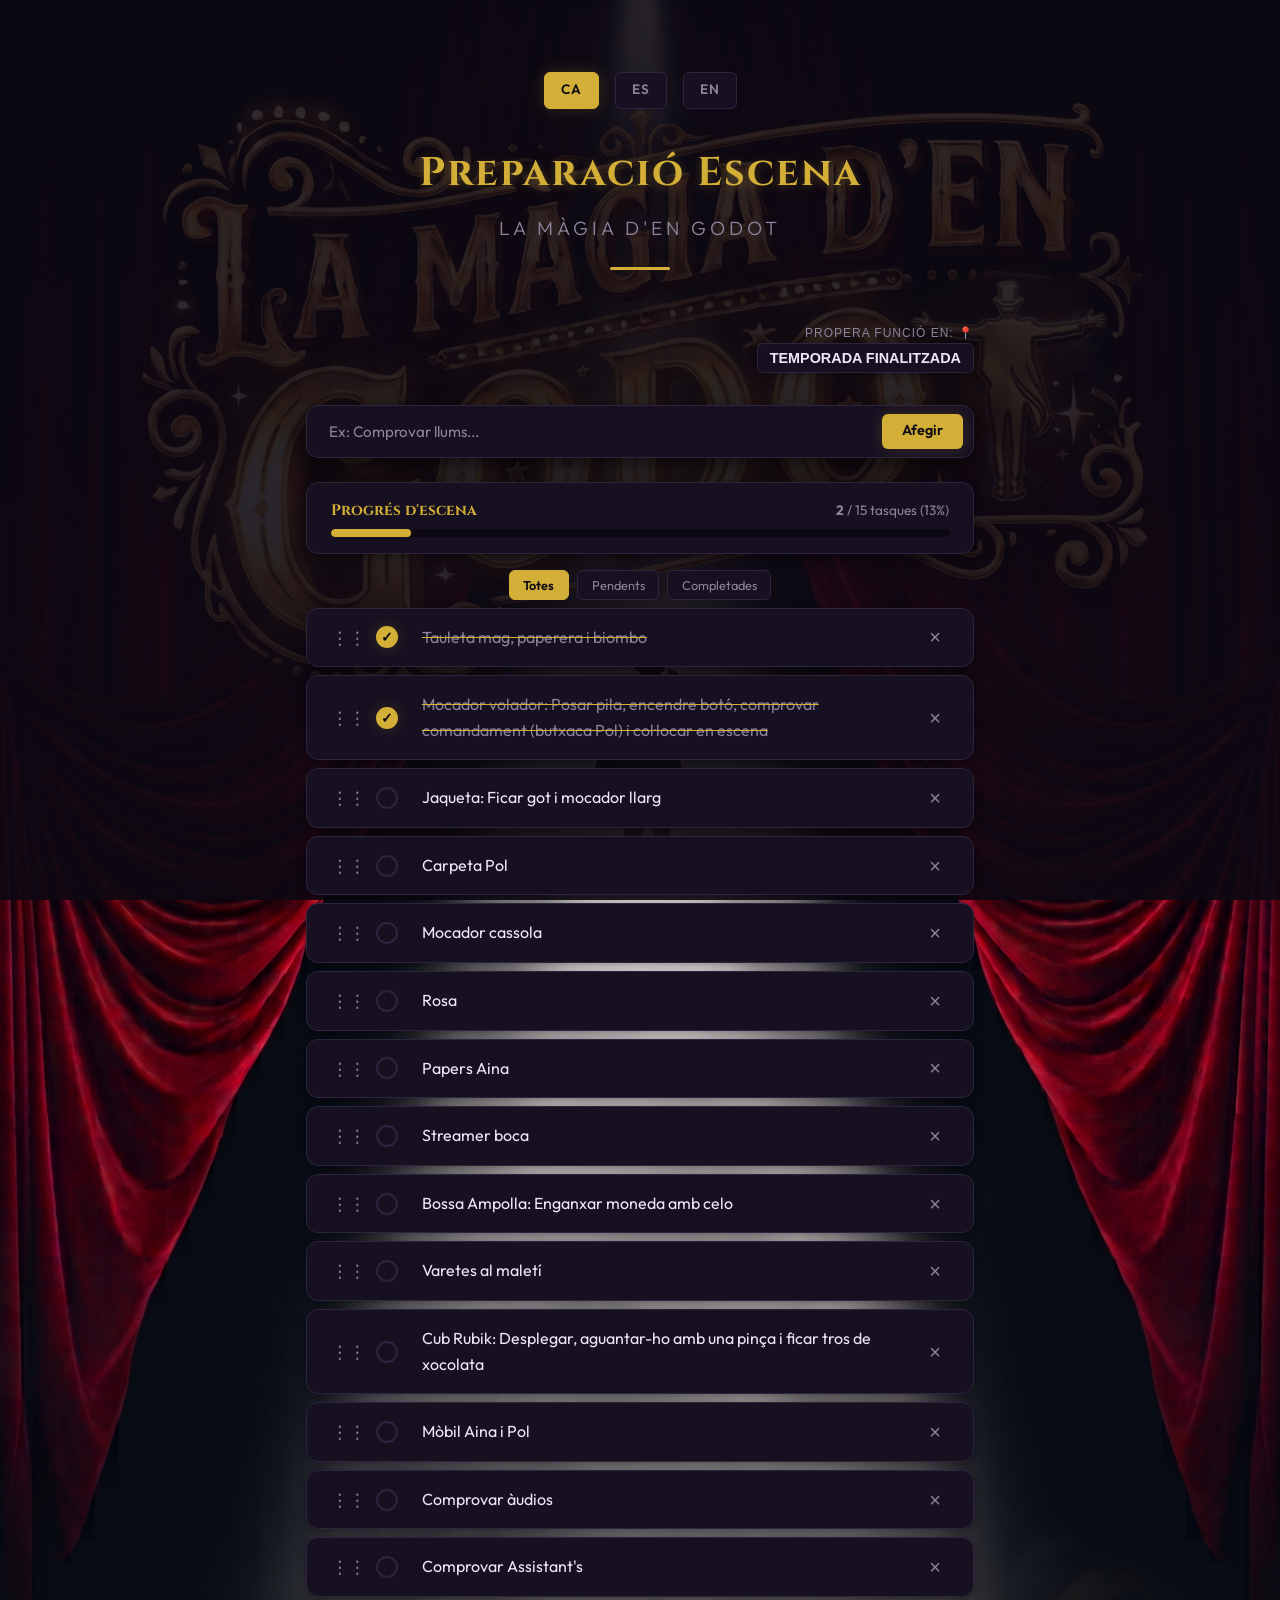
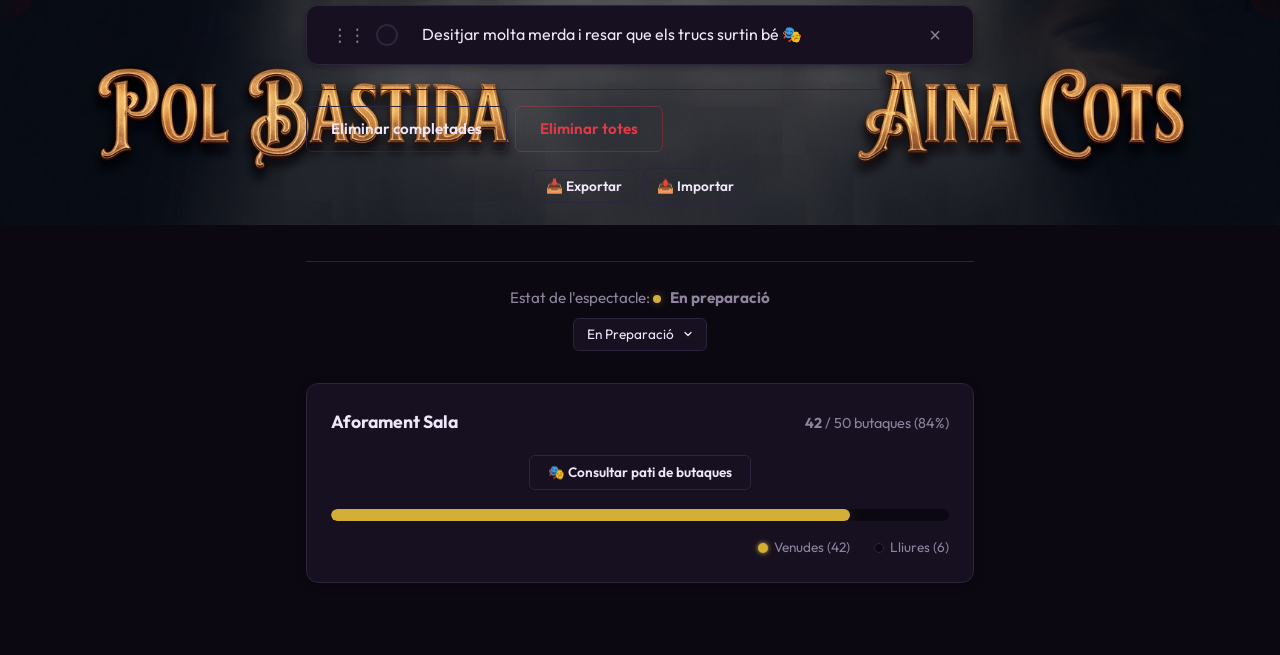
<file: index.html>
<!doctype html>
<html lang="ca">
  <head>
    <meta charset="UTF-8" />
    <meta name="viewport" content="width=device-width, initial-scale=1.0" />
    <title>Preparació Escena – La màgia d'en Godot</title>
    <meta
      name="description"
      content="Checklist de preparació per al show de màgia La màgia d'en Godot"
    />

    <!-- Fonts -->
    <link rel="preconnect" href="https://fonts.googleapis.com" />
    <link rel="preconnect" href="https://fonts.gstatic.com" crossorigin />
    <link
      href="https://fonts.googleapis.com/css2?family=Cinzel:wght@400;700&family=Outfit:wght@300;400;600&display=swap"
      rel="stylesheet"
    />

    <!-- CSS & JS -->
    <link rel="stylesheet" href="style.css" />
    <script src="js/app.js" defer></script>
  </head>
  <body>
    <div class="app-wrapper">
      <header class="header">
        <nav class="lang-selector" aria-label="Selector d'idioma">
          <a href="#" class="lang-link lang-link--active" aria-current="page">CA</a>
          <a href="index-es.html" class="lang-link">ES</a>
          <a href="index-en.html" class="lang-link">EN</a>
        </nav>
        <h1 class="header__title">Preparació Escena</h1>
        <p class="header__subtitle">La màgia d'en Godot</p>
        <div class="header__curtain-deco"></div>
      </header>

      <!-- Comptador interactiu -->
      <aside class="show-countdown" aria-label="Temps restant per a la funció">
        <button
          type="button"
          id="btn-show-details"
          class="show-countdown__trigger"
          aria-haspopup="dialog"
          aria-label="Consultar detalls i ubicació de la propera funció"
        >
          <span class="show-countdown__label">Propera funció en: 📍</span>
          <div class="show-countdown__timer" aria-live="polite">
            <span class="timer-unit"><strong>--</strong>d</span>
            <span class="timer-divider">:</span>
            <span class="timer-unit"><strong>--</strong>h</span>
            <span class="timer-divider">:</span>
            <span class="timer-unit"><strong>--</strong>m</span>
            <span class="timer-divider">:</span>
            <span class="timer-unit"><strong>--</strong>s</span>
          </div>
        </button>
      </aside>

      <main class="main-content">
        <section class="task-entry" aria-labelledby="add-task-heading">
          <h2 id="add-task-heading" class="sr-only">Afegir nova tasca</h2>
          <form id="task-form" class="task-form" action="#" method="get">
            <label for="new-task" class="sr-only">Què més cal preparar?</label>
            <input
              type="text"
              id="new-task"
              name="new-task"
              class="task-form__input"
              placeholder="Ex: Comprovar llums..."
              required
            />
            <button type="submit" class="btn btn--primary">Afegir</button>
          </form>
        </section>

        <section class="task-list-section" aria-labelledby="task-list-heading">
          <div class="task-progress-card">
            <div class="task-progress-card__header">
              <h2 id="task-list-heading" class="task-progress-card__title">Progrés d'escena</h2>
              <span id="task-progress-count" class="task-progress-card__count">0 / 0 tasques (0%)</span>
            </div>
            <div class="task-progress-card__bar" role="progressbar" aria-label="Progrés de tasques preparades">
              <div id="task-progress-fill" class="task-progress-card__fill" style="width: 0%"></div>
            </div>
          </div>

          <div class="task-filters" role="group" aria-label="Filtres de tasques">
            <button type="button" class="btn-filter btn-filter--active" data-filter="all">Totes</button>
            <button type="button" class="btn-filter" data-filter="pending">Pendents</button>
            <button type="button" class="btn-filter" data-filter="completed">Completades</button>
          </div>

          <ul id="task-list" class="task-list"></ul>
        </section>

        <section class="task-actions" aria-labelledby="actions-heading">
          <h2 id="actions-heading" class="sr-only">Accions de manteniment</h2>
          <div class="task-actions__group">
            <button
              type="button"
              id="btn-clear-completed"
              class="btn btn--secondary"
            >
              Eliminar completades
            </button>
            <button type="button" id="btn-clear-all" class="btn btn--danger">
              Eliminar totes
            </button>
          </div>

          <div class="task-actions__group task-actions__group--io">
            <button type="button" id="btn-export-json" class="btn btn--secondary btn--sm" title="Descarregar fitxer JSON amb l'estat actual">
              📥 Exportar
            </button>
            <label for="input-import-json" class="btn btn--secondary btn--sm btn--file-label" title="Pujar fitxer JSON">
              📤 Importar
            </label>
            <input type="file" id="input-import-json" accept=".json" class="sr-only" />
          </div>
        </section>
      </main>

      <footer class="footer">
        <div class="footer__top-bar">
          <div class="footer__show-status">
            <p>
              Estat de l'espectacle: <span class="status-indicator"></span>
              <strong>En preparació</strong>
            </p>
          </div>
          <form class="show-selector-inline" action="#" method="get">
            <label for="show-select" class="sr-only">Actualitzar estat</label>
            <div class="show-selector-inline__controls">
              <select
                id="show-select"
                name="selected_show"
                class="show-selector-select"
              >
                <option value="prep" selected>En Preparació</option>
                <option value="cancelled">Cancel·lat</option>
                <option value="ready">Preparats!</option>
              </select>
            </div>
          </form>
        </div>

        <section class="seating-status" aria-labelledby="seating-heading">
          <div class="seating-status__header">
            <h2 id="seating-heading" class="seating-status__title">
              Aforament Sala
            </h2>
            <span class="seating-status__count"
              ><strong>42</strong> / 50 butaques (84%)</span
            >
          </div>

          <div class="seating-status__action">
            <button
              type="button"
              id="btn-open-seating"
              class="btn btn--secondary btn--sm"
            >
              🎭 Consultar pati de butaques
            </button>
          </div>

          <div
            class="seating-status__bar-wrapper"
            role="progressbar"
            aria-valuenow="42"
            aria-valuemin="0"
            aria-valuemax="50"
            aria-label="Percentatge d'entrades venudes"
          >
            <div class="seating-status__bar-fill" style="width: 84%"></div>
          </div>
          <div class="seating-status__legend">
            <span class="legend-item"
              ><span class="legend-dot legend-dot--sold"></span> Venudes
              (42)</span
            >
            <span class="legend-item"
              ><span class="legend-dot legend-dot--free"></span> Lliures
              (8)</span
            >
          </div>
        </section>
      </footer>
    </div>

    <!-- Modal: Pati de Butaques -->
    <dialog id="seating-modal" class="seating-modal">
      <div class="seating-modal__card">
        <header class="seating-modal__header">
          <h2 class="seating-modal__title">Pati de Butaques – Sala Principal</h2>
          <button
            type="button"
            id="btn-close-seating"
            class="seating-modal__close"
            aria-label="Tancar modal"
          >
            &times;
          </button>
        </header>

        <div class="stage-container">
          <div class="stage-screen">ESCENARI</div>
        </div>

        <div class="seating-legend">
          <span class="legend-item"
            ><span class="seat-sample seat--free"></span> Lliure</span
          >
          <span class="legend-item"
            ><span class="seat-sample seat--sold"></span> Ocupada</span
          >
          <span class="legend-item"
            ><span class="seat-sample seat--accessible"></span> PMR /
            Accessible</span
          >
          <span class="legend-item"
            ><span class="seat-sample seat--blocked"></span> Tècnica /
            Bloquejada</span
          >
        </div>

        <div
          id="seating-grid"
          class="seating-grid"
          role="grid"
          aria-label="Distribució de butaques"
        ></div>

        <footer class="seating-modal__footer">
          <p class="seating-modal__hint">
            Fes clic en una butaca lliure per simular la seva reserva o alliberar-la.
          </p>
        </footer>
      </div>
    </dialog>

    <!-- Modal: Detalls de la Funció i Ubicació -->
    <dialog id="details-modal" class="seating-modal">
      <div class="seating-modal__card">
        <header class="seating-modal__header">
          <h2 class="seating-modal__title">📍 Propers Espectacles & Ubicació</h2>
          <button
            type="button"
            id="btn-close-details"
            class="seating-modal__close"
            aria-label="Tancar"
          >
            &times;
          </button>
        </header>

        <div class="details-content">
          <div class="details-block">
            <h3 class="details-block__title">🗓️ Calendari de Funcions</h3>
            <ul class="details-dates">
              <li>
                <strong>27 de Setembre:</strong> A partir de les 18:00h (passis cada 15 min)
              </li>
              <li>
                <strong>18 d'Octubre:</strong> A partir de les 18:00h (passis cada 15 min)
              </li>
            </ul>
          </div>

          <div class="details-block">
            <h3 class="details-block__title">🎭 Espai Escènic</h3>
            <p class="details-location">
              <strong>Els Carlins</strong><br />
              Carrer de la Sabateria, 3, 5, 08241 Manresa, Barcelona
            </p>
          </div>

          <div class="details-action">
            <a
              href="https://www.google.com/maps/dir/?api=1&destination=Els+Carlins,+Carrer+de+la+Sabateria,+3,+5,+08241+Manresa,+Barcelona"
              target="_blank"
              rel="noopener noreferrer"
              class="btn btn--primary btn-maps"
            >
              🗺️ Navegar amb Google Maps
            </a>
          </div>
        </div>
      </div>
    </dialog>
  </body>
</html>
</file>
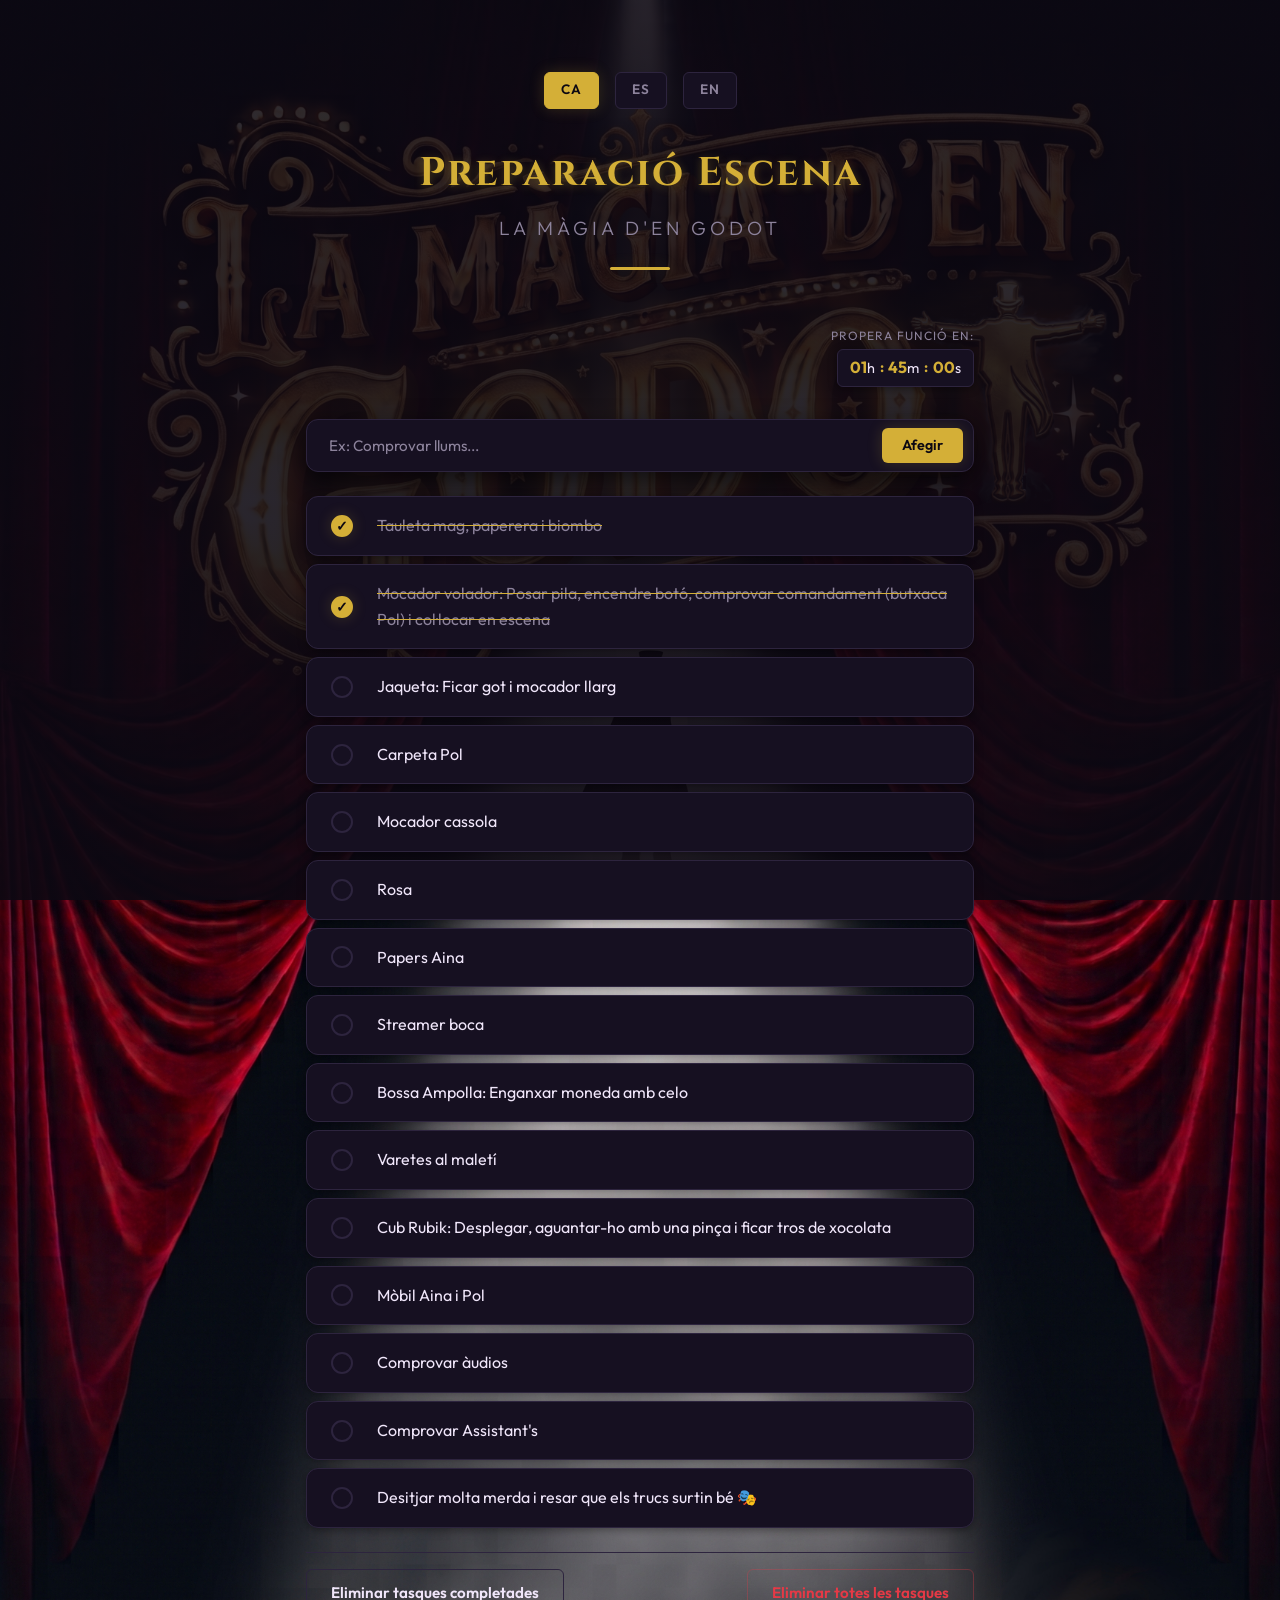
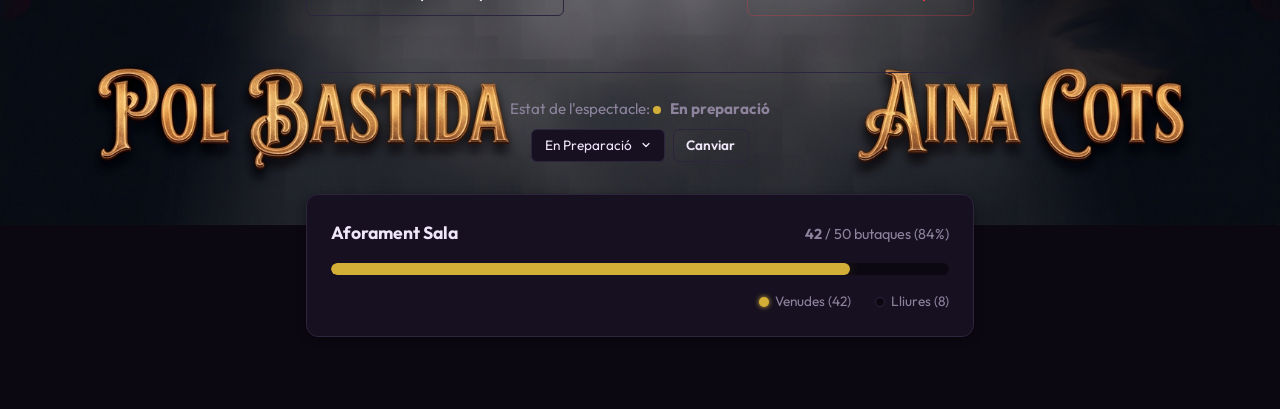
<file: index/index.html>
<!DOCTYPE html>
<html lang="ca">
<head>
    <meta charset="UTF-8">
    <meta name="viewport" content="width=device-width, initial-scale=1.0">
    <title>Preparació Escena – La màgia d'en Godot</title>
    <meta name="description" content="Checklist de preparació per al show de màgia La màgia d'en Godot">
    
    <!-- Fonts -->
    <link rel="preconnect" href="https://fonts.googleapis.com">
    <link rel="preconnect" href="https://fonts.gstatic.com" crossorigin>
    <link href="https://fonts.googleapis.com/css2?family=Cinzel:wght@400;700&family=Outfit:wght@300;400;600&display=swap" rel="stylesheet">
    
    <!-- CSS -->
    <link rel="stylesheet" href="../style.css">
</head>
<body>
    <div class="app-wrapper">
        <header class="header">
            <nav class="lang-selector" aria-label="Selector d'idioma">
                <a href="#" class="lang-link lang-link--active" aria-current="page">CA</a>
                <a href="index-es.html" class="lang-link">ES</a>
                <a href="index-en.html" class="lang-link">EN</a>
            </nav>
            <h1 class="header__title">Preparació Escena</h1>
            <p class="header__subtitle">La màgia d'en Godot</p>
            <div class="header__curtain-deco"></div>
        </header>

        <aside class="show-countdown" aria-label="Temps restant per a la funció">
    <span class="show-countdown__label">Propera funció en:</span>
    <div class="show-countdown__timer">
        <span class="timer-unit"><strong>01</strong>h</span>
        <span class="timer-divider">:</span>
        <span class="timer-unit"><strong>45</strong>m</span>
        <span class="timer-divider">:</span>
        <span class="timer-unit"><strong>00</strong>s</span>
    </div>
</aside>

        <main class="main-content">
            
            <section class="task-entry" aria-labelledby="add-task-heading">
                <h2 id="add-task-heading" class="sr-only">Afegir nova tasca</h2>
                <form class="task-form" action="#" method="get">
                    <label for="new-task" class="sr-only">Què més cal preparar?</label>
                    <input type="text" id="new-task" name="new-task" class="task-form__input" placeholder="Ex: Comprovar llums..." required>
                    <button type="submit" class="btn btn--primary">Afegir</button>
                </form>
            </section>

            <section class="task-list-section" aria-labelledby="task-list-heading">
                <h2 id="task-list-heading" class="sr-only">Llista de tasques</h2>
                <ul class="task-list">
                    
                    <li class="task-item">
                        <input type="checkbox" id="task-1" class="task-item__checkbox" checked>
                        <label for="task-1" class="task-item__label">Tauleta mag, paperera i biombo</label>
                    </li>
                    
                    <li class="task-item">
                        <input type="checkbox" id="task-2" class="task-item__checkbox" checked>
                        <label for="task-2" class="task-item__label">Mocador volador: Posar pila, encendre botó, comprovar comandament (butxaca Pol) i col·locar en escena</label>
                    </li>
                    
                    <li class="task-item">
                        <input type="checkbox" id="task-3" class="task-item__checkbox">
                        <label for="task-3" class="task-item__label">Jaqueta: Ficar got i mocador llarg</label>
                    </li>
                    
                    <li class="task-item">
                        <input type="checkbox" id="task-4" class="task-item__checkbox">
                        <label for="task-4" class="task-item__label">Carpeta Pol</label>
                    </li>
                    
                    <li class="task-item">
                        <input type="checkbox" id="task-5" class="task-item__checkbox">
                        <label for="task-5" class="task-item__label">Mocador cassola</label>
                    </li>
                    
                    <li class="task-item">
                        <input type="checkbox" id="task-6" class="task-item__checkbox">
                        <label for="task-6" class="task-item__label">Rosa</label>
                    </li>
                    
                    <li class="task-item">
                        <input type="checkbox" id="task-7" class="task-item__checkbox">
                        <label for="task-7" class="task-item__label">Papers Aina</label>
                    </li>
                    
                    <li class="task-item">
                        <input type="checkbox" id="task-8" class="task-item__checkbox">
                        <label for="task-8" class="task-item__label">Streamer boca</label>
                    </li>
                    
                    <li class="task-item">
                        <input type="checkbox" id="task-9" class="task-item__checkbox">
                        <label for="task-9" class="task-item__label">Bossa Ampolla: Enganxar moneda amb celo</label>
                    </li>
                    
                    <li class="task-item">
                        <input type="checkbox" id="task-10" class="task-item__checkbox">
                        <label for="task-10" class="task-item__label">Varetes al maletí</label>
                    </li>
                    
                    <li class="task-item">
                        <input type="checkbox" id="task-11" class="task-item__checkbox">
                        <label for="task-11" class="task-item__label">Cub Rubik: Desplegar, aguantar-ho amb una pinça i ficar tros de xocolata</label>
                    </li>
                    
                    <li class="task-item">
                        <input type="checkbox" id="task-12" class="task-item__checkbox">
                        <label for="task-12" class="task-item__label">Mòbil Aina i Pol</label>
                    </li>
                    
                    <li class="task-item">
                        <input type="checkbox" id="task-13" class="task-item__checkbox">
                        <label for="task-13" class="task-item__label">Comprovar àudios</label>
                    </li>
                    
                    <li class="task-item">
                        <input type="checkbox" id="task-14" class="task-item__checkbox">
                        <label for="task-14" class="task-item__label">Comprovar Assistant's</label>
                    </li>
                    
                    <li class="task-item">
                        <input type="checkbox" id="task-15" class="task-item__checkbox">
                        <label for="task-15" class="task-item__label">Desitjar molta merda i resar que els trucs surtin bé 🎭</label>
                    </li>
                </ul>
            </section>

            <section class="task-actions" aria-labelledby="actions-heading">
                <h2 id="actions-heading" class="sr-only">Accions de manteniment</h2>
                <button type="button" class="btn btn--secondary">Eliminar tasques completades</button>
                <button type="button" class="btn btn--danger">Eliminar totes les tasques</button>
            </section>
            
        </main>

        <footer class="footer">
            <div class="footer__top-bar">
                <div class="footer__show-status">
                    <p>Estat de l'espectacle: <span class="status-indicator"></span> <strong>En preparació</strong></p>
                </div>
                <form class="show-selector-inline" action="#" method="get">
                    <label for="show-select" class="sr-only">Actualitzar estat</label>
                    <div class="show-selector-inline__controls">
                        <select id="show-select" name="selected_show" class="show-selector-select">
                            <option value="prep" selected>En Preparació</option>
                            <option value="cancelled">Cancel·lat</option>
                            <option value="ready">Preparats!</option>
                        </select>
                        <button type="submit" class="btn btn--secondary btn--sm">Canviar</button>
                    </div>
                </form>
            </div>
            <section class="seating-status" aria-labelledby="seating-heading">
                <div class="seating-status__header">
                    <h2 id="seating-heading" class="seating-status__title">Aforament Sala</h2>
                    <span class="seating-status__count"><strong>42</strong> / 50 butaques (84%)</span>
                </div>
                <div class="seating-status__bar-wrapper" role="progressbar" aria-valuenow="42" aria-valuemin="0" aria-valuemax="50" aria-label="Percentatge d'entrades venudes">
                    <div class="seating-status__bar-fill" style="width: 84%;"></div>
                </div>
                <div class="seating-status__legend">
                    <span class="legend-item"><span class="legend-dot legend-dot--sold"></span> Venudes (42)</span>
                    <span class="legend-item"><span class="legend-dot legend-dot--free"></span> Lliures (8)</span>
                </div>
            </section>
        </footer>
    </div>
</body>
</html>
</file>
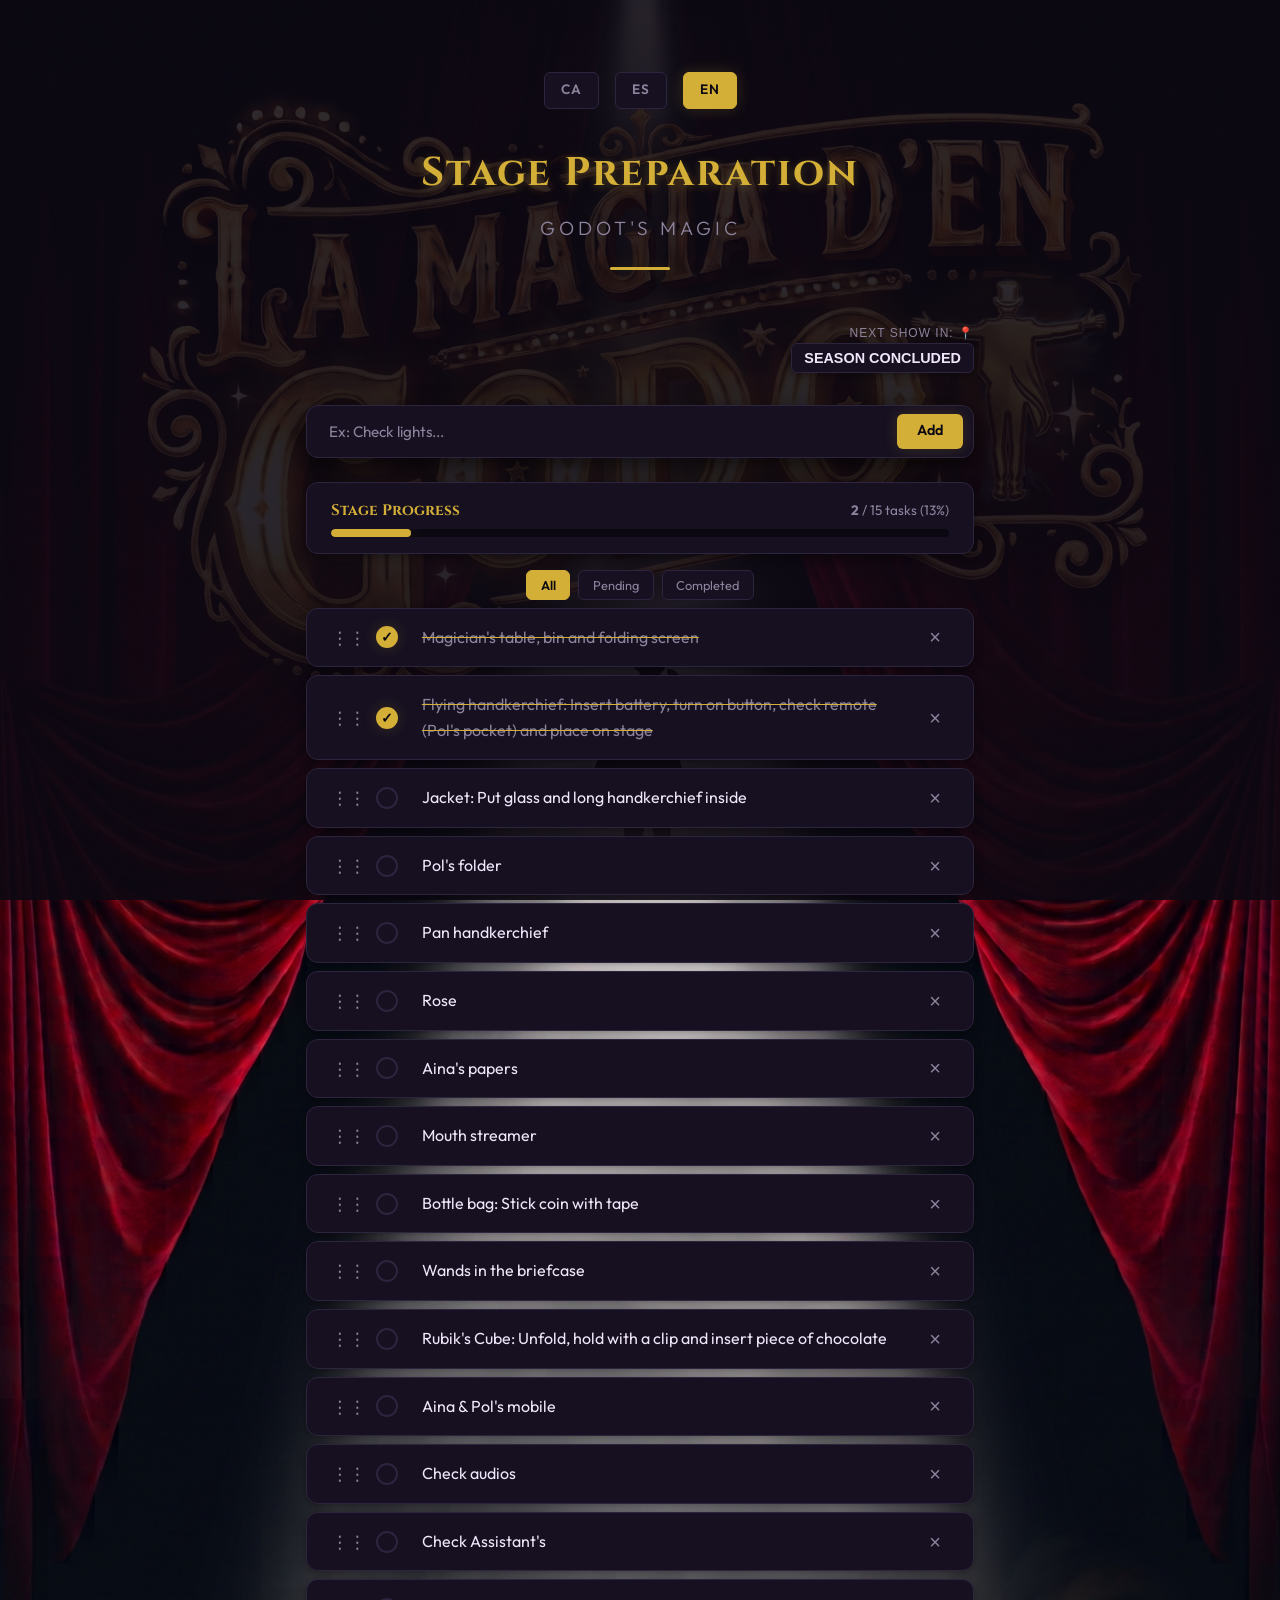
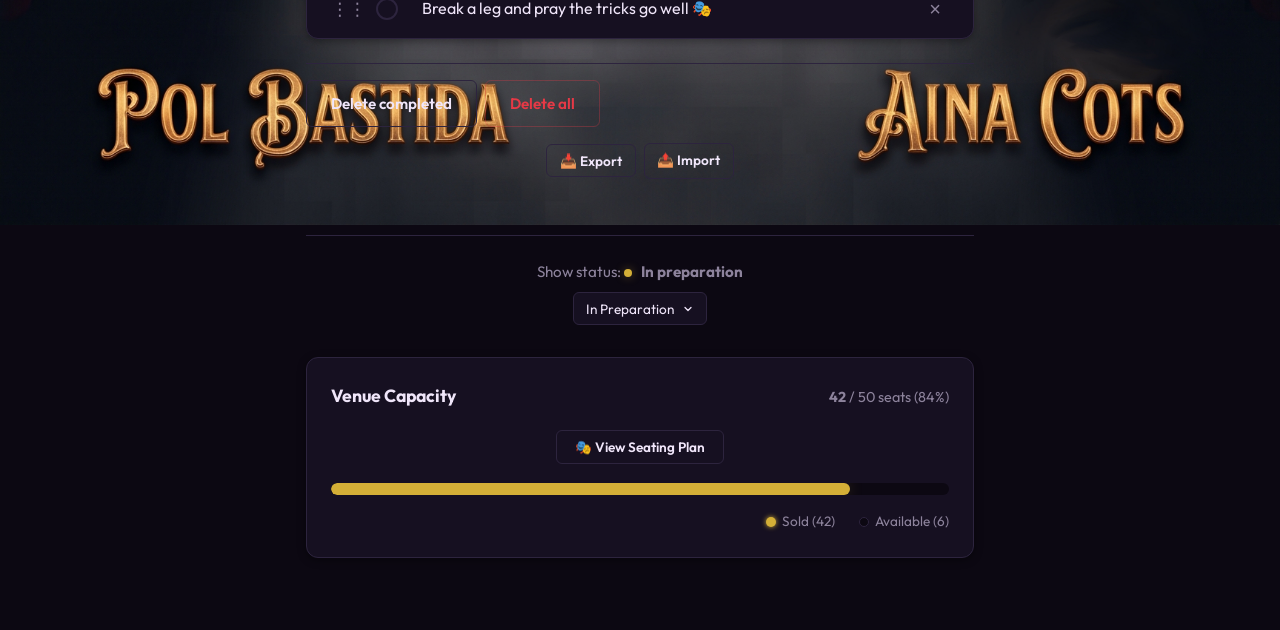
<file: index-en.html>
<!doctype html>
<html lang="en">
  <head>
    <meta charset="UTF-8" />
    <meta name="viewport" content="width=device-width, initial-scale=1.0" />
    <title>Stage Preparation – Godot's Magic</title>
    <meta
      name="description"
      content="Preparation checklist for Godot's Magic show"
    />

    <!-- Fonts -->
    <link rel="preconnect" href="https://fonts.googleapis.com" />
    <link rel="preconnect" href="https://fonts.gstatic.com" crossorigin />
    <link
      href="https://fonts.googleapis.com/css2?family=Cinzel:wght@400;700&family=Outfit:wght@300;400;600&display=swap"
      rel="stylesheet"
    />

    <!-- CSS & JS -->
    <link rel="stylesheet" href="style.css" />
    <script src="js/app.js" defer></script>
  </head>
  <body>
    <div class="app-wrapper">
      <header class="header">
        <nav class="lang-selector" aria-label="Language selector">
          <a href="index.html" class="lang-link">CA</a>
          <a href="index-es.html" class="lang-link">ES</a>
          <a href="#" class="lang-link lang-link--active" aria-current="page">EN</a>
        </nav>
        <h1 class="header__title">Stage Preparation</h1>
        <p class="header__subtitle">Godot's Magic</p>
        <div class="header__curtain-deco"></div>
      </header>

      <!-- Contador interactivo -->
      <aside class="show-countdown" aria-label="Time remaining until the show">
        <button
          type="button"
          id="btn-show-details"
          class="show-countdown__trigger"
          aria-haspopup="dialog"
          aria-label="View show details and venue location"
        >
          <span class="show-countdown__label">Next show in: 📍</span>
          <div class="show-countdown__timer" aria-live="polite">
            <span class="timer-unit"><strong>--</strong>d</span>
            <span class="timer-divider">:</span>
            <span class="timer-unit"><strong>--</strong>h</span>
            <span class="timer-divider">:</span>
            <span class="timer-unit"><strong>--</strong>m</span>
            <span class="timer-divider">:</span>
            <span class="timer-unit"><strong>--</strong>s</span>
          </div>
        </button>
      </aside>

      <main class="main-content">
        <section class="task-entry" aria-labelledby="add-task-heading">
          <h2 id="add-task-heading" class="sr-only">Add new task</h2>
          <form id="task-form" class="task-form" action="#" method="get">
            <label for="new-task" class="sr-only">What else needs to be prepared?</label>
            <input
              type="text"
              id="new-task"
              name="new-task"
              class="task-form__input"
              placeholder="Ex: Check lights..."
              required
            />
            <button type="submit" class="btn btn--primary">Add</button>
          </form>
        </section>

        <section class="task-list-section" aria-labelledby="task-list-heading">
          <div class="task-progress-card">
            <div class="task-progress-card__header">
              <h2 id="task-list-heading" class="task-progress-card__title">Stage Progress</h2>
              <span id="task-progress-count" class="task-progress-card__count">0 / 0 tasks (0%)</span>
            </div>
            <div class="task-progress-card__bar" role="progressbar" aria-label="Preparation tasks progress">
              <div id="task-progress-fill" class="task-progress-card__fill" style="width: 0%"></div>
            </div>
          </div>

          <div class="task-filters" role="group" aria-label="Task filters">
            <button type="button" class="btn-filter btn-filter--active" data-filter="all">All</button>
            <button type="button" class="btn-filter" data-filter="pending">Pending</button>
            <button type="button" class="btn-filter" data-filter="completed">Completed</button>
          </div>

          <ul id="task-list" class="task-list"></ul>
        </section>

        <section class="task-actions" aria-labelledby="actions-heading">
          <h2 id="actions-heading" class="sr-only">Maintenance actions</h2>
          <div class="task-actions__group">
            <button
              type="button"
              id="btn-clear-completed"
              class="btn btn--secondary"
            >
              Delete completed
            </button>
            <button type="button" id="btn-clear-all" class="btn btn--danger">
              Delete all
            </button>
          </div>

          <div class="task-actions__group task-actions__group--io">
            <button type="button" id="btn-export-json" class="btn btn--secondary btn--sm" title="Download JSON state backup">
              📥 Export
            </button>
            <label for="input-import-json" class="btn btn--secondary btn--sm btn--file-label" title="Load JSON backup">
              📤 Import
            </label>
            <input type="file" id="input-import-json" accept=".json" class="sr-only" />
          </div>
        </section>
      </main>

      <footer class="footer">
        <div class="footer__top-bar">
          <div class="footer__show-status">
            <p>
              Show status: <span class="status-indicator"></span>
              <strong>In preparation</strong>
            </p>
          </div>
          <form class="show-selector-inline" action="#" method="get">
            <label for="show-select" class="sr-only">Update status</label>
            <div class="show-selector-inline__controls">
              <select
                id="show-select"
                name="selected_show"
                class="show-selector-select"
              >
                <option value="prep" selected>In Preparation</option>
                <option value="cancelled">Cancelled</option>
                <option value="ready">Ready!</option>
              </select>
            </div>
          </form>
        </div>

        <section class="seating-status" aria-labelledby="seating-heading">
          <div class="seating-status__header">
            <h2 id="seating-heading" class="seating-status__title">
              Venue Capacity
            </h2>
            <span class="seating-status__count"
              ><strong>42</strong> / 50 seats (84%)</span
            >
          </div>

          <div class="seating-status__action">
            <button
              type="button"
              id="btn-open-seating"
              class="btn btn--secondary btn--sm"
            >
              🎭 View Seating Plan
            </button>
          </div>

          <div
            class="seating-status__bar-wrapper"
            role="progressbar"
            aria-valuenow="42"
            aria-valuemin="0"
            aria-valuemax="50"
            aria-label="Percentage of sold tickets"
          >
            <div class="seating-status__bar-fill" style="width: 84%"></div>
          </div>
          <div class="seating-status__legend">
            <span class="legend-item"
              ><span class="legend-dot legend-dot--sold"></span> Sold (42)</span
            >
            <span class="legend-item"
              ><span class="legend-dot legend-dot--free"></span> Available
              (8)</span
            >
          </div>
        </section>
      </footer>
    </div>

    <!-- Modal: Seating Arrangement -->
    <dialog id="seating-modal" class="seating-modal">
      <div class="seating-modal__card">
        <header class="seating-modal__header">
          <h2 class="seating-modal__title">Theater Seats – Main Stage</h2>
          <button
            type="button"
            id="btn-close-seating"
            class="seating-modal__close"
            aria-label="Close modal"
          >
            &times;
          </button>
        </header>

        <div class="stage-container">
          <div class="stage-screen">STAGE</div>
        </div>

        <div class="seating-legend">
          <span class="legend-item"
            ><span class="seat-sample seat--free"></span> Available</span
          >
          <span class="legend-item"
            ><span class="seat-sample seat--sold"></span> Sold</span
          >
          <span class="legend-item"
            ><span class="seat-sample seat--accessible"></span> PMR /
            Accessible</span
          >
          <span class="legend-item"
            ><span class="seat-sample seat--blocked"></span> Technical /
            Blocked</span
          >
        </div>

        <div
          id="seating-grid"
          class="seating-grid"
          role="grid"
          aria-label="Seating arrangement"
        ></div>

        <footer class="seating-modal__footer">
          <p class="seating-modal__hint">
            Click on an available seat to simulate its reservation or release.
          </p>
        </footer>
      </div>
    </dialog>

    <!-- Modal: Show Details & Location -->
    <dialog id="details-modal" class="seating-modal">
      <div class="seating-modal__card">
        <header class="seating-modal__header">
          <h2 class="seating-modal__title">📍 Upcoming Shows & Venue</h2>
          <button
            type="button"
            id="btn-close-details"
            class="seating-modal__close"
            aria-label="Close"
          >
            &times;
          </button>
        </header>

        <div class="details-content">
          <div class="details-block">
            <h3 class="details-block__title">🗓️ Confirmed Dates</h3>
            <ul class="details-dates">
              <li>
                <strong>September 27th:</strong> Starting at 18:00h (shows every 15 min)
              </li>
              <li>
                <strong>October 18th:</strong> Starting at 18:00h (shows every 15 min)
              </li>
            </ul>
          </div>

          <div class="details-block">
            <h3 class="details-block__title">🎭 Venue</h3>
            <p class="details-location">
              <strong>Els Carlins</strong><br />
              Carrer de la Sabateria, 3, 5, 08241 Manresa, Barcelona
            </p>
          </div>

          <div class="details-action">
            <a
              href="https://www.google.com/maps/dir/?api=1&destination=Els+Carlins,+Carrer+de+la+Sabateria,+3,+5,+08241+Manresa,+Barcelona"
              target="_blank"
              rel="noopener noreferrer"
              class="btn btn--primary btn-maps"
            >
              🗺️ Open in Google Maps
            </a>
          </div>
        </div>
      </div>
    </dialog>
  </body>
</html>
</file>
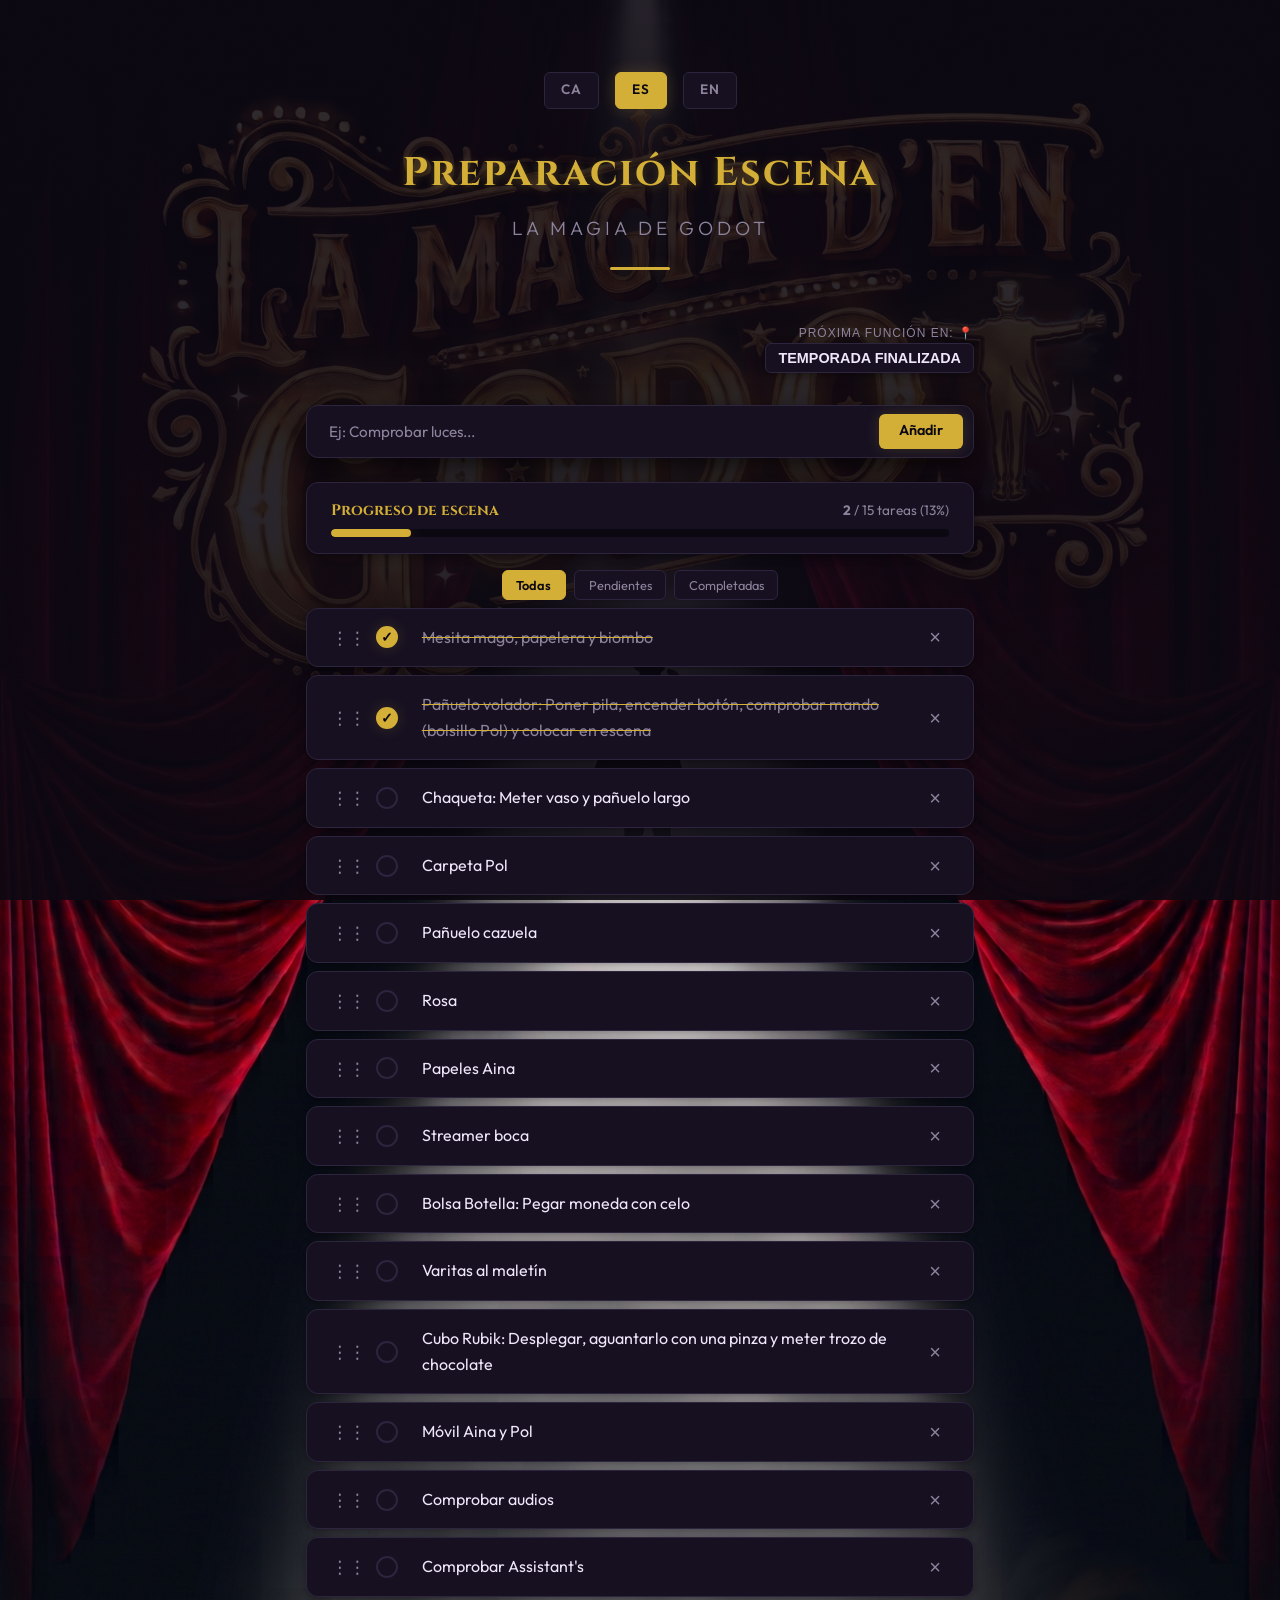
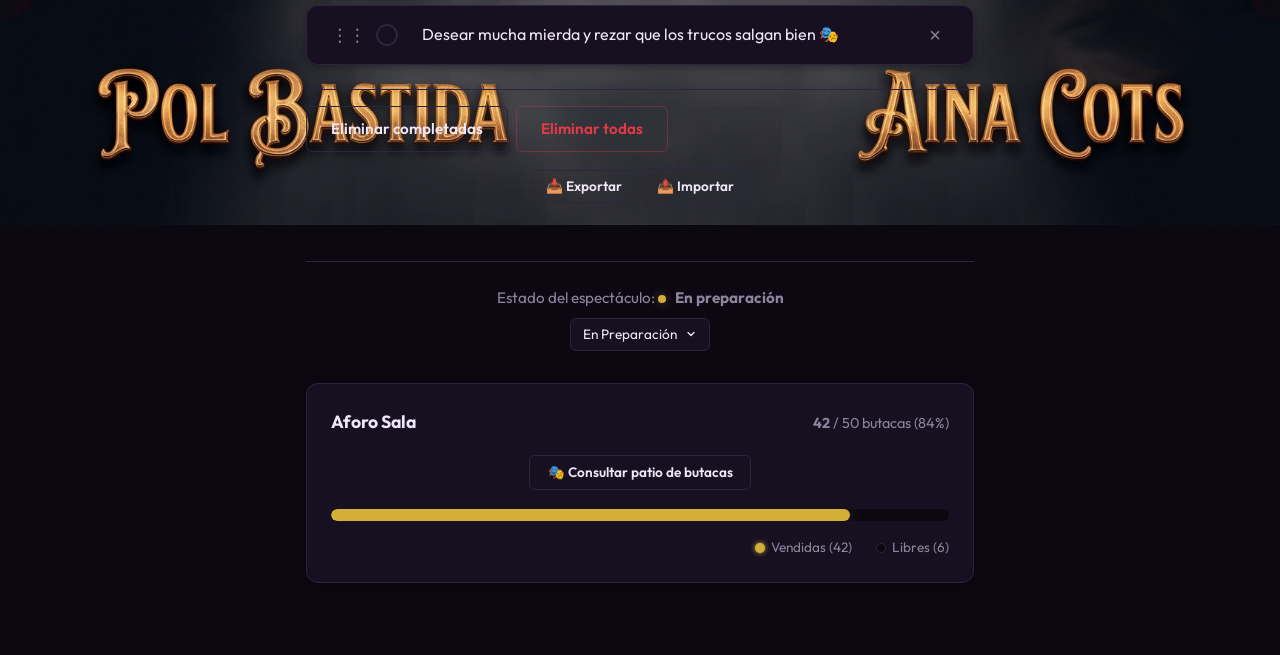
<file: index-es.html>
<!doctype html>
<html lang="es">
  <head>
    <meta charset="UTF-8" />
    <meta name="viewport" content="width=device-width, initial-scale=1.0" />
    <title>Preparación Escena – La magia de Godot</title>
    <meta
      name="description"
      content="Checklist de preparación para el show de magia La magia de Godot"
    />

    <!-- Fonts -->
    <link rel="preconnect" href="https://fonts.googleapis.com" />
    <link rel="preconnect" href="https://fonts.gstatic.com" crossorigin />
    <link
      href="https://fonts.googleapis.com/css2?family=Cinzel:wght@400;700&family=Outfit:wght@300;400;600&display=swap"
      rel="stylesheet"
    />

    <!-- CSS & JS -->
    <link rel="stylesheet" href="style.css" />
    <script src="js/app.js" defer></script>
  </head>
  <body>
    <div class="app-wrapper">
      <header class="header">
        <nav class="lang-selector" aria-label="Selector de idioma">
          <a href="index.html" class="lang-link">CA</a>
          <a href="#" class="lang-link lang-link--active" aria-current="page">ES</a>
          <a href="index-en.html" class="lang-link">EN</a>
        </nav>
        <h1 class="header__title">Preparación Escena</h1>
        <p class="header__subtitle">La magia de Godot</p>
        <div class="header__curtain-deco"></div>
      </header>

      <!-- Contador interactivo -->
      <aside
        class="show-countdown"
        aria-label="Tiempo restante para la función"
      >
        <button
          type="button"
          id="btn-show-details"
          class="show-countdown__trigger"
          aria-haspopup="dialog"
          aria-label="Consultar detalles y ubicación de la próxima función"
        >
          <span class="show-countdown__label">Próxima función en: 📍</span>
          <div class="show-countdown__timer" aria-live="polite">
            <span class="timer-unit"><strong>--</strong>d</span>
            <span class="timer-divider">:</span>
            <span class="timer-unit"><strong>--</strong>h</span>
            <span class="timer-divider">:</span>
            <span class="timer-unit"><strong>--</strong>m</span>
            <span class="timer-divider">:</span>
            <span class="timer-unit"><strong>--</strong>s</span>
          </div>
        </button>
      </aside>

      <main class="main-content">
        <section class="task-entry" aria-labelledby="add-task-heading">
          <h2 id="add-task-heading" class="sr-only">Añadir nueva tarea</h2>
          <form id="task-form" class="task-form" action="#" method="get">
            <label for="new-task" class="sr-only">¿Qué más hay que preparar?</label>
            <input
              type="text"
              id="new-task"
              name="new-task"
              class="task-form__input"
              placeholder="Ej: Comprobar luces..."
              required
            />
            <button type="submit" class="btn btn--primary">Añadir</button>
          </form>
        </section>

        <section class="task-list-section" aria-labelledby="task-list-heading">
          <div class="task-progress-card">
            <div class="task-progress-card__header">
              <h2 id="task-list-heading" class="task-progress-card__title">Progreso de escena</h2>
              <span id="task-progress-count" class="task-progress-card__count">0 / 0 tareas (0%)</span>
            </div>
            <div class="task-progress-card__bar" role="progressbar" aria-label="Progreso de tareas preparadas">
              <div id="task-progress-fill" class="task-progress-card__fill" style="width: 0%"></div>
            </div>
          </div>

          <div class="task-filters" role="group" aria-label="Filtros de tareas">
            <button type="button" class="btn-filter btn-filter--active" data-filter="all">Todas</button>
            <button type="button" class="btn-filter" data-filter="pending">Pendientes</button>
            <button type="button" class="btn-filter" data-filter="completed">Completadas</button>
          </div>

          <ul id="task-list" class="task-list"></ul>
        </section>

        <section class="task-actions" aria-labelledby="actions-heading">
          <h2 id="actions-heading" class="sr-only">Acciones de mantenimiento</h2>
          <div class="task-actions__group">
            <button
              type="button"
              id="btn-clear-completed"
              class="btn btn--secondary"
            >
              Eliminar completadas
            </button>
            <button type="button" id="btn-clear-all" class="btn btn--danger">
              Eliminar todas
            </button>
          </div>

          <div class="task-actions__group task-actions__group--io">
            <button type="button" id="btn-export-json" class="btn btn--secondary btn--sm" title="Descargar archivo JSON con el estado actual">
              📥 Exportar
            </button>
            <label for="input-import-json" class="btn btn--secondary btn--sm btn--file-label" title="Cargar archivo JSON">
              📤 Importar
            </label>
            <input type="file" id="input-import-json" accept=".json" class="sr-only" />
          </div>
        </section>
      </main>

      <footer class="footer">
        <div class="footer__top-bar">
          <div class="footer__show-status">
            <p>
              Estado del espectáculo: <span class="status-indicator"></span>
              <strong>En preparación</strong>
            </p>
          </div>
          <form class="show-selector-inline" action="#" method="get">
            <label for="show-select" class="sr-only">Actualizar estado</label>
            <div class="show-selector-inline__controls">
              <select
                id="show-select"
                name="selected_show"
                class="show-selector-select"
              >
                <option value="prep" selected>En Preparación</option>
                <option value="cancelled">Cancelado</option>
                <option value="ready">¡Preparados!</option>
              </select>
            </div>
          </form>
        </div>

        <section class="seating-status" aria-labelledby="seating-heading">
          <div class="seating-status__header">
            <h2 id="seating-heading" class="seating-status__title">
              Aforo Sala
            </h2>
            <span class="seating-status__count"
              ><strong>42</strong> / 50 butacas (84%)</span
            >
          </div>

          <div class="seating-status__action">
            <button
              type="button"
              id="btn-open-seating"
              class="btn btn--secondary btn--sm"
            >
              🎭 Consultar patio de butacas
            </button>
          </div>

          <div
            class="seating-status__bar-wrapper"
            role="progressbar"
            aria-valuenow="42"
            aria-valuemin="0"
            aria-valuemax="50"
            aria-label="Porcentaje de entradas vendidas"
          >
            <div class="seating-status__bar-fill" style="width: 84%"></div>
          </div>
          <div class="seating-status__legend">
            <span class="legend-item"
              ><span class="legend-dot legend-dot--sold"></span> Vendidas
              (42)</span
            >
            <span class="legend-item"
              ><span class="legend-dot legend-dot--free"></span> Libres
              (8)</span
            >
          </div>
        </section>
      </footer>
    </div>

    <!-- Modal: Patio de Butacas -->
    <dialog id="seating-modal" class="seating-modal">
      <div class="seating-modal__card">
        <header class="seating-modal__header">
          <h2 class="seating-modal__title">
            Patio de Butacas – Sala Principal
          </h2>
          <button
            type="button"
            id="btn-close-seating"
            class="seating-modal__close"
            aria-label="Cerrar modal"
          >
            &times;
          </button>
        </header>

        <div class="stage-container">
          <div class="stage-screen">ESCENARIO</div>
        </div>

        <div class="seating-legend">
          <span class="legend-item"
            ><span class="seat-sample seat--free"></span> Disponible</span
          >
          <span class="legend-item"
            ><span class="seat-sample seat--sold"></span> Ocupada</span
          >
          <span class="legend-item"
            ><span class="seat-sample seat--accessible"></span> PMR /
            Accesible</span
          >
          <span class="legend-item"
            ><span class="seat-sample seat--blocked"></span> Técnica /
            Bloqueada</span
          >
        </div>

        <div
          id="seating-grid"
          class="seating-grid"
          role="grid"
          aria-label="Distribución de butacas"
        ></div>

        <footer class="seating-modal__footer">
          <p class="seating-modal__hint">
            Haz clic en una butaca disponible para simular su reserva o liberación.
          </p>
        </footer>
      </div>
    </dialog>

    <!-- Modal: Detalles de la Función y Ubicación -->
    <dialog id="details-modal" class="seating-modal">
      <div class="seating-modal__card">
        <header class="seating-modal__header">
          <h2 class="seating-modal__title">📍 Próximos Espectáculos & Ubicación</h2>
          <button
            type="button"
            id="btn-close-details"
            class="seating-modal__close"
            aria-label="Cerrar"
          >
            &times;
          </button>
        </header>

        <div class="details-content">
          <div class="details-block">
            <h3 class="details-block__title">🗓️ Calendario de Funciones</h3>
            <ul class="details-dates">
              <li>
                <strong>27 de Septiembre:</strong> A partir de las 18:00h (pases cada 15 min)
              </li>
              <li>
                <strong>18 de Octubre:</strong> A partir de las 18:00h (pases cada 15 min)
              </li>
            </ul>
          </div>

          <div class="details-block">
            <h3 class="details-block__title">🎭 Espacio Escénico</h3>
            <p class="details-location">
              <strong>Els Carlins</strong><br />
              Carrer de la Sabateria, 3, 5, 08241 Manresa, Barcelona
            </p>
          </div>

          <div class="details-action">
            <a
              href="https://www.google.com/maps/dir/?api=1&destination=Els+Carlins,+Carrer+de+la+Sabateria,+3,+5,+08241+Manresa,+Barcelona"
              target="_blank"
              rel="noopener noreferrer"
              class="btn btn--primary btn-maps"
            >
              🗺️ Navegar con Google Maps
            </a>
          </div>
        </div>
      </div>
    </dialog>
  </body>
</html>
</file>
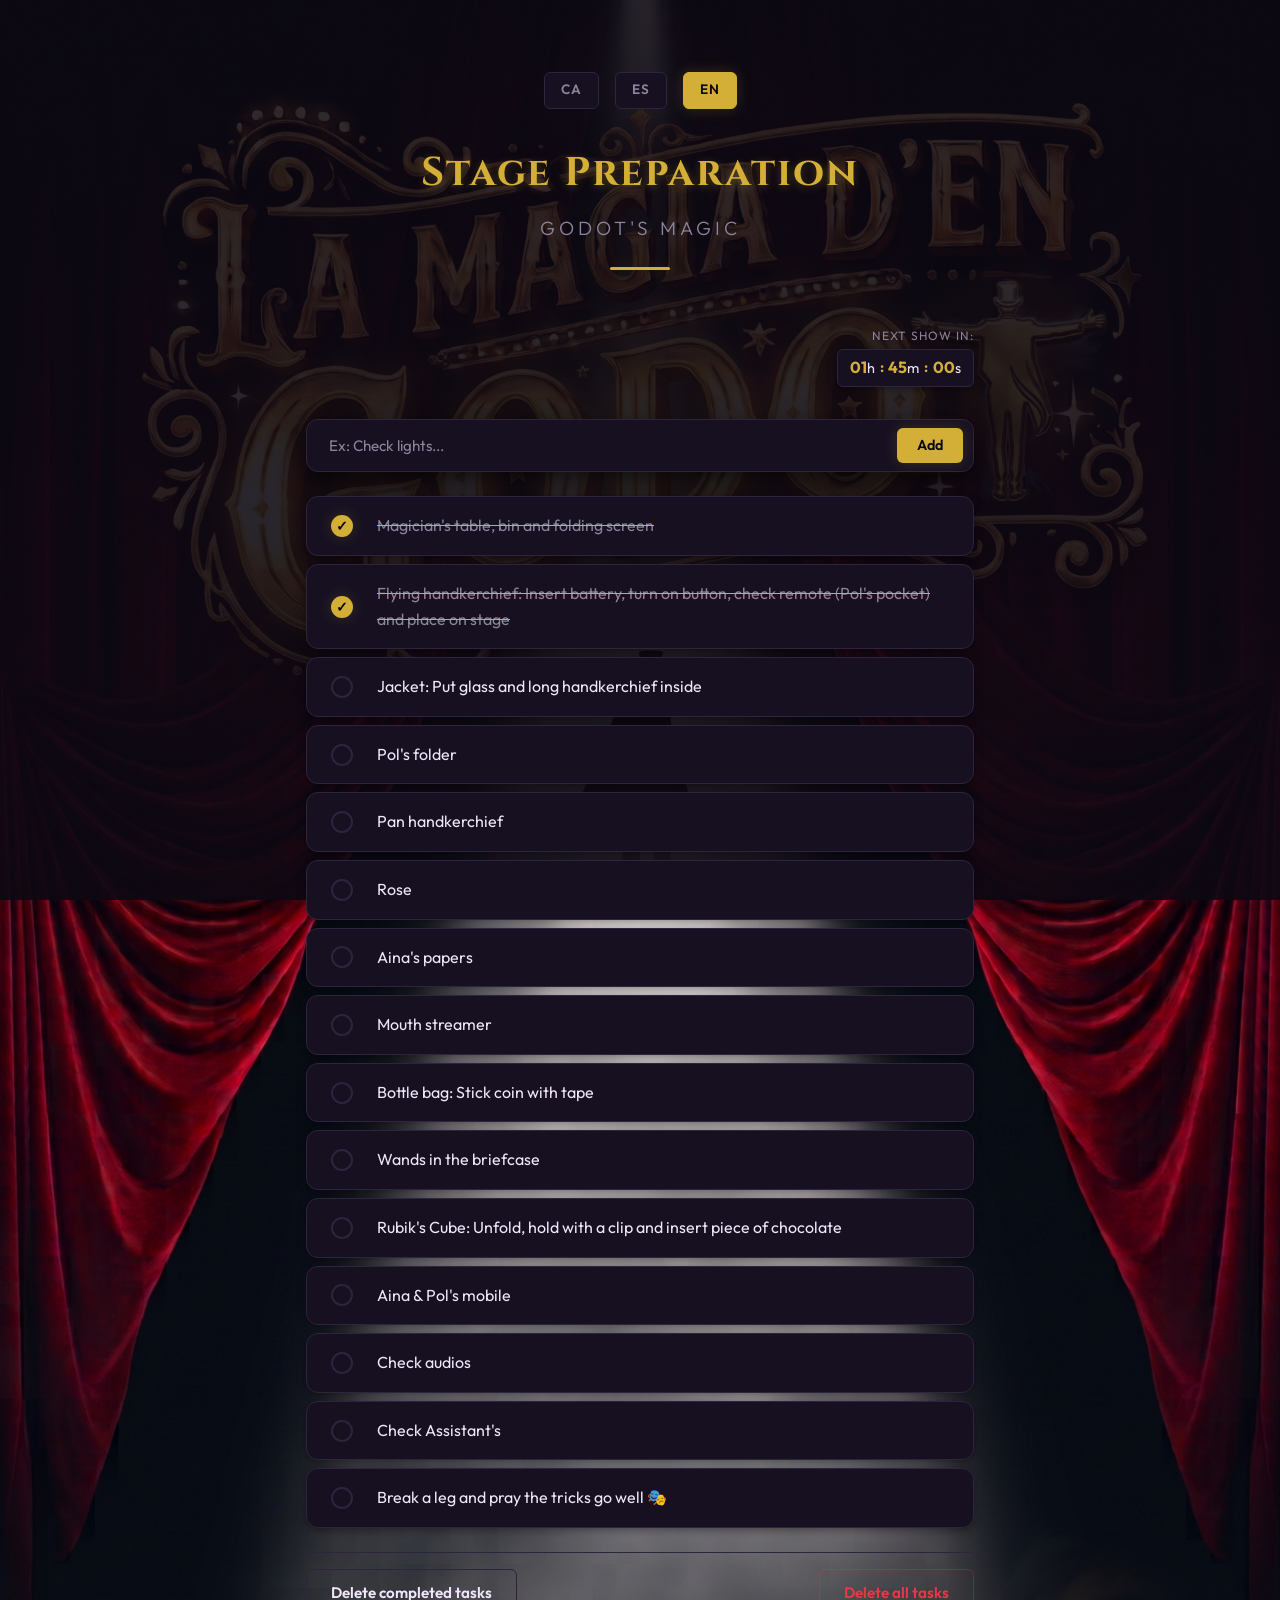
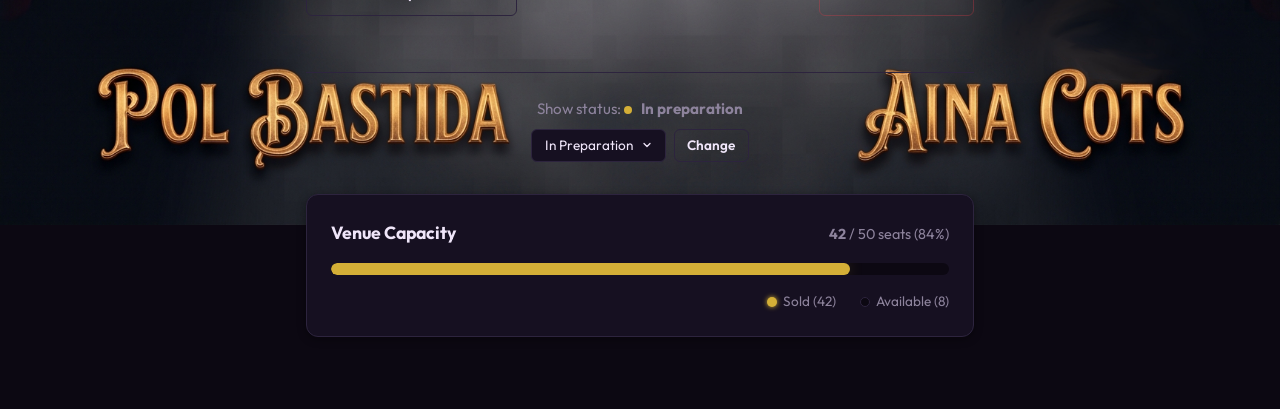
<file: index/index-en.html>
<!DOCTYPE html>
<html lang="en">
<head>
    <meta charset="UTF-8">
    <meta name="viewport" content="width=device-width, initial-scale=1.0">
    <title>Stage Preparation – Godot's Magic</title>
    <meta name="description" content="Preparation checklist for Godot's Magic show">
    
    <!-- Fonts -->
    <link rel="preconnect" href="https://fonts.googleapis.com">
    <link rel="preconnect" href="https://fonts.gstatic.com" crossorigin>
    <link href="https://fonts.googleapis.com/css2?family=Cinzel:wght@400;700&family=Outfit:wght@300;400;600&display=swap" rel="stylesheet">
    
    <!-- CSS -->
    <link rel="stylesheet" href="../style.css">
</head>
<body>
    <div class="app-wrapper">
        <header class="header">
            <nav class="lang-selector" aria-label="Language selector">
                <a href="index.html" class="lang-link">CA</a>
                <a href="index-es.html" class="lang-link">ES</a>
                <a href="#" class="lang-link lang-link--active" aria-current="page">EN</a>
            </nav>
            <h1 class="header__title">Stage Preparation</h1>
            <p class="header__subtitle">Godot's Magic</p>
            <div class="header__curtain-deco"></div>
        </header>

        <aside class="show-countdown" aria-label="Time remaining for the show">
    <span class="show-countdown__label">Next show in:</span>
    <div class="show-countdown__timer">
        <span class="timer-unit"><strong>01</strong>h</span>
        <span class="timer-divider">:</span>
        <span class="timer-unit"><strong>45</strong>m</span>
        <span class="timer-divider">:</span>
        <span class="timer-unit"><strong>00</strong>s</span>
    </div>
</aside>

        <main class="main-content">
            
            <section class="task-entry" aria-labelledby="add-task-heading">
                <h2 id="add-task-heading" class="sr-only">Add new task</h2>
                <form class="task-form" action="#" method="get">
                    <label for="new-task" class="sr-only">What else needs to be prepared?</label>
                    <input type="text" id="new-task" name="new-task" class="task-form__input" placeholder="Ex: Check lights..." required>
                    <button type="submit" class="btn btn--primary">Add</button>
                </form>
            </section>

            <section class="task-list-section" aria-labelledby="task-list-heading">
                <h2 id="task-list-heading" class="sr-only">Task list</h2>
                <ul class="task-list">
                    
                    <li class="task-item">
                        <input type="checkbox" id="task-1" class="task-item__checkbox" checked>
                        <label for="task-1" class="task-item__label">Magician's table, bin and folding screen</label>
                    </li>
                    
                    <li class="task-item">
                        <input type="checkbox" id="task-2" class="task-item__checkbox" checked>
                        <label for="task-2" class="task-item__label">Flying handkerchief: Insert battery, turn on button, check remote (Pol's pocket) and place on stage</label>
                    </li>
                    
                    <li class="task-item">
                        <input type="checkbox" id="task-3" class="task-item__checkbox">
                        <label for="task-3" class="task-item__label">Jacket: Put glass and long handkerchief inside</label>
                    </li>
                    
                    <li class="task-item">
                        <input type="checkbox" id="task-4" class="task-item__checkbox">
                        <label for="task-4" class="task-item__label">Pol's folder</label>
                    </li>
                    
                    <li class="task-item">
                        <input type="checkbox" id="task-5" class="task-item__checkbox">
                        <label for="task-5" class="task-item__label">Pan handkerchief</label>
                    </li>
                    
                    <li class="task-item">
                        <input type="checkbox" id="task-6" class="task-item__checkbox">
                        <label for="task-6" class="task-item__label">Rose</label>
                    </li>
                    
                    <li class="task-item">
                        <input type="checkbox" id="task-7" class="task-item__checkbox">
                        <label for="task-7" class="task-item__label">Aina's papers</label>
                    </li>
                    
                    <li class="task-item">
                        <input type="checkbox" id="task-8" class="task-item__checkbox">
                        <label for="task-8" class="task-item__label">Mouth streamer</label>
                    </li>
                    
                    <li class="task-item">
                        <input type="checkbox" id="task-9" class="task-item__checkbox">
                        <label for="task-9" class="task-item__label">Bottle bag: Stick coin with tape</label>
                    </li>
                    
                    <li class="task-item">
                        <input type="checkbox" id="task-10" class="task-item__checkbox">
                        <label for="task-10" class="task-item__label">Wands in the briefcase</label>
                    </li>
                    
                    <li class="task-item">
                        <input type="checkbox" id="task-11" class="task-item__checkbox">
                        <label for="task-11" class="task-item__label">Rubik's Cube: Unfold, hold with a clip and insert piece of chocolate</label>
                    </li>
                    
                    <li class="task-item">
                        <input type="checkbox" id="task-12" class="task-item__checkbox">
                        <label for="task-12" class="task-item__label">Aina & Pol's mobile</label>
                    </li>
                    
                    <li class="task-item">
                        <input type="checkbox" id="task-13" class="task-item__checkbox">
                        <label for="task-13" class="task-item__label">Check audios</label>
                    </li>
                    
                    <li class="task-item">
                        <input type="checkbox" id="task-14" class="task-item__checkbox">
                        <label for="task-14" class="task-item__label">Check Assistant's</label>
                    </li>
                    
                    <li class="task-item">
                        <input type="checkbox" id="task-15" class="task-item__checkbox">
                        <label for="task-15" class="task-item__label">Break a leg and pray the tricks go well 🎭</label>
                    </li>
                </ul>
            </section>

            <section class="task-actions" aria-labelledby="actions-heading">
                <h2 id="actions-heading" class="sr-only">Maintenance actions</h2>
                <button type="button" class="btn btn--secondary">Delete completed tasks</button>
                <button type="button" class="btn btn--danger">Delete all tasks</button>
            </section>
            
        </main>

        <footer class="footer">
            <div class="footer__top-bar">
                <div class="footer__show-status">
                    <p>Show status: <span class="status-indicator"></span> <strong>In preparation</strong></p>
                </div>
                <form class="show-selector-inline" action="#" method="get">
                    <label for="show-select" class="sr-only">Update status</label>
                    <div class="show-selector-inline__controls">
                        <select id="show-select" name="selected_show" class="show-selector-select">
                            <option value="prep" selected>In Preparation</option>
                            <option value="cancelled">Cancelled</option>
                            <option value="ready">Ready!</option>
                        </select>
                        <button type="submit" class="btn btn--secondary btn--sm">Change</button>
                    </div>
                </form>
            </div>
            <section class="seating-status" aria-labelledby="seating-heading">
                <div class="seating-status__header">
                    <h2 id="seating-heading" class="seating-status__title">Venue Capacity</h2>
                    <span class="seating-status__count"><strong>42</strong> / 50 seats (84%)</span>
                </div>
                <div class="seating-status__bar-wrapper" role="progressbar" aria-valuenow="42" aria-valuemin="0" aria-valuemax="50" aria-label="Percentage of sold tickets">
                    <div class="seating-status__bar-fill" style="width: 84%;"></div>
                </div>
                <div class="seating-status__legend">
                    <span class="legend-item"><span class="legend-dot legend-dot--sold"></span> Sold (42)</span>
                    <span class="legend-item"><span class="legend-dot legend-dot--free"></span> Available (8)</span>
                </div>
            </section>
        </footer>
    </div>
</body>
</html>
</file>
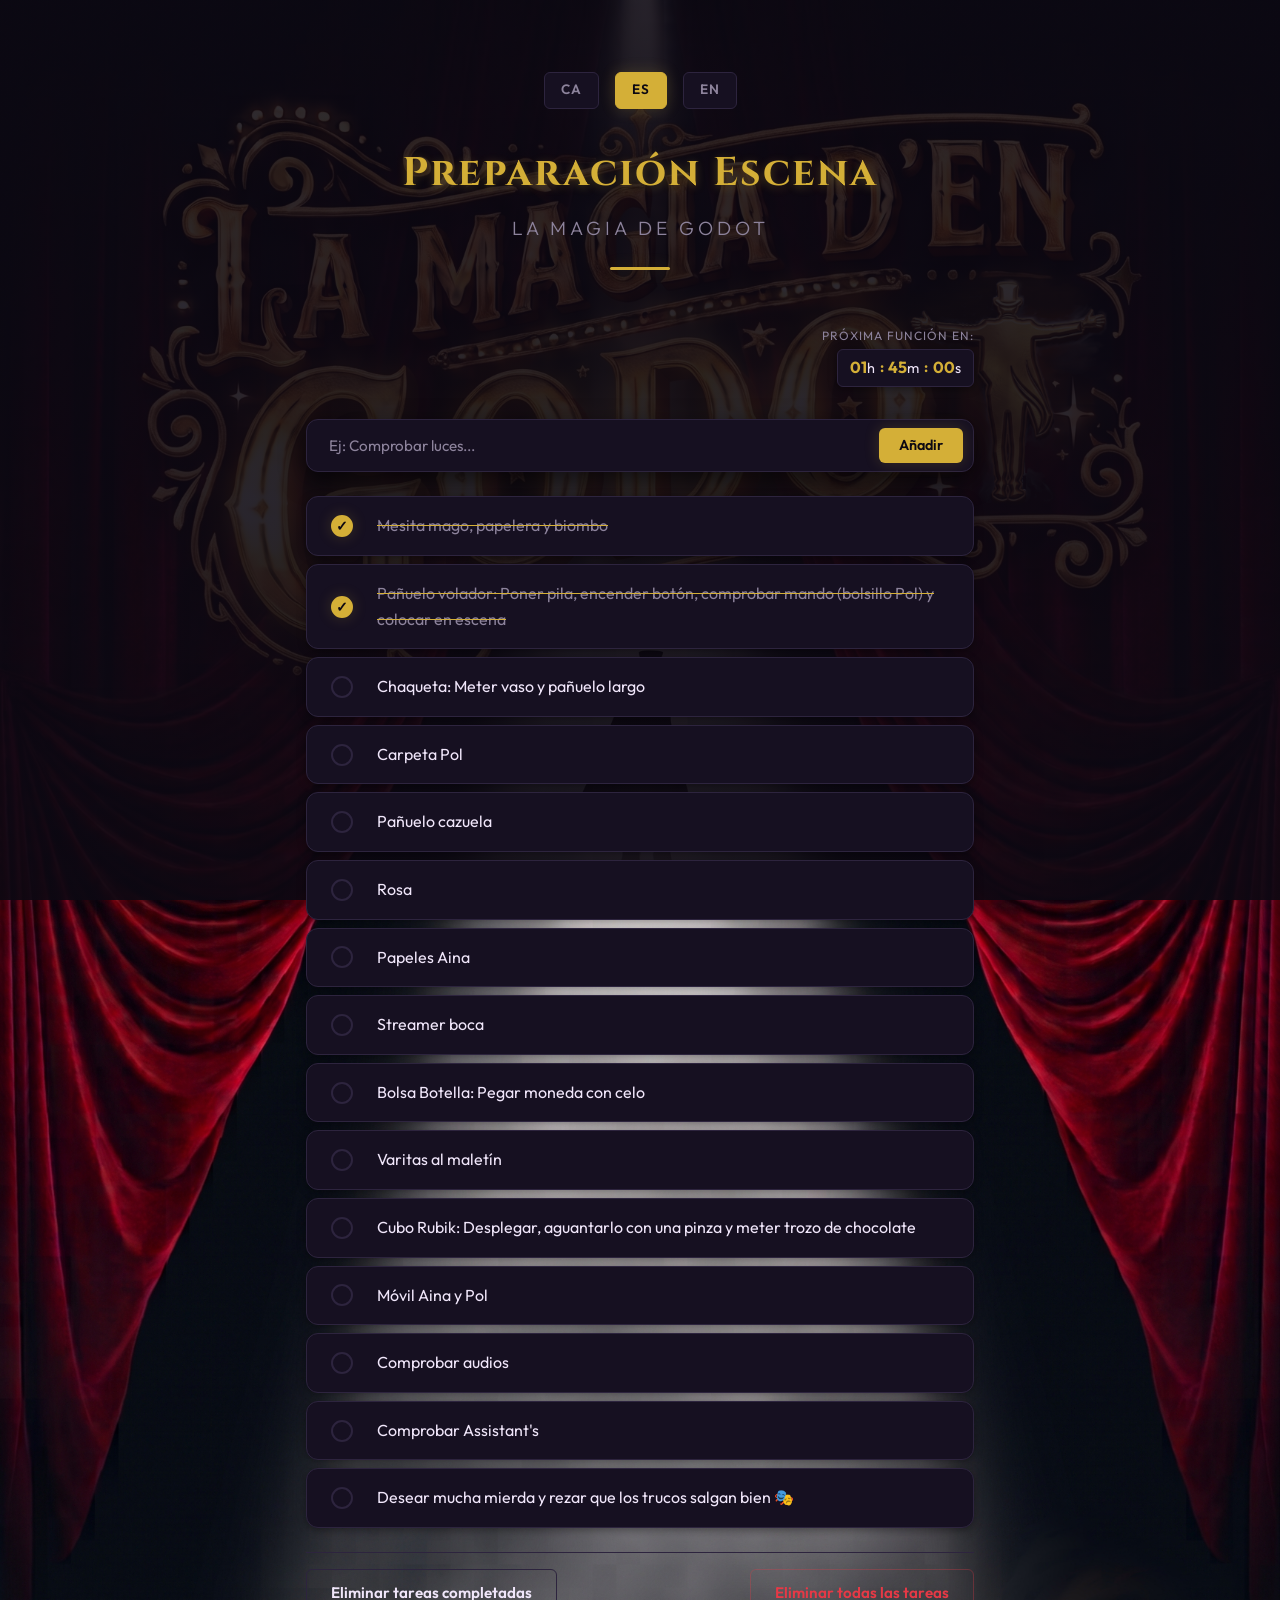
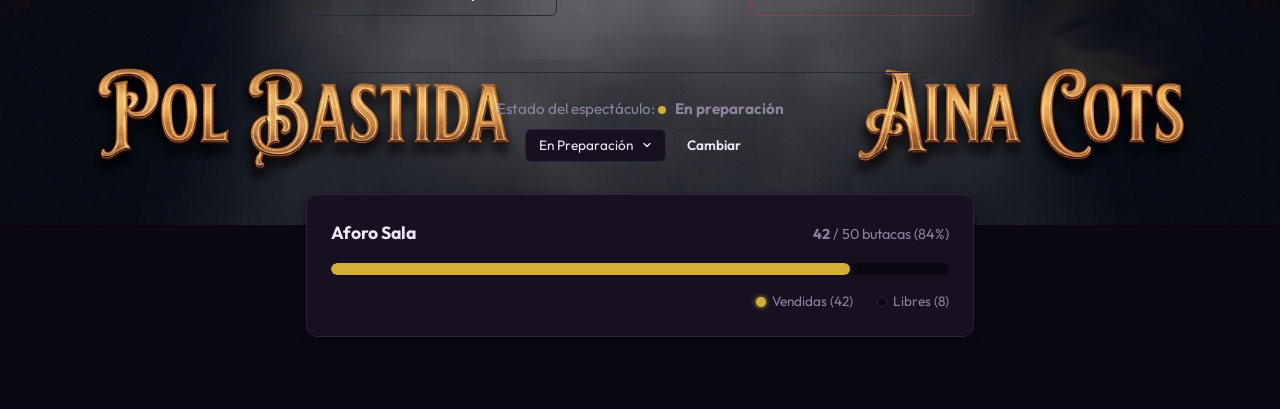
<file: index/index-es.html>
<!DOCTYPE html>
<html lang="es">
<head>
    <meta charset="UTF-8">
    <meta name="viewport" content="width=device-width, initial-scale=1.0">
    <title>Preparación Escena – La magia de Godot</title>
    <meta name="description" content="Checklist de preparación para el show de magia La magia de Godot">
    
    <!-- Fonts -->
    <link rel="preconnect" href="https://fonts.googleapis.com">
    <link rel="preconnect" href="https://fonts.gstatic.com" crossorigin>
    <link href="https://fonts.googleapis.com/css2?family=Cinzel:wght@400;700&family=Outfit:wght@300;400;600&display=swap" rel="stylesheet">
    
    <!-- CSS -->
    <link rel="stylesheet" href="../style.css">
</head>
<body>
    <div class="app-wrapper">
        <header class="header">
            <nav class="lang-selector" aria-label="Selector de idioma">
                <a href="index.html" class="lang-link">CA</a>
                <a href="#" class="lang-link lang-link--active" aria-current="page">ES</a>
                <a href="index-en.html" class="lang-link">EN</a>
            </nav>
            <h1 class="header__title">Preparación Escena</h1>
            <p class="header__subtitle">La magia de Godot</p>
            <div class="header__curtain-deco"></div>
        </header>

<aside class="show-countdown" aria-label="Tiempo restante para la función">
    <span class="show-countdown__label">Próxima función en:</span>
    <div class="show-countdown__timer">
        <span class="timer-unit"><strong>01</strong>h</span>
        <span class="timer-divider">:</span>
        <span class="timer-unit"><strong>45</strong>m</span>
        <span class="timer-divider">:</span>
        <span class="timer-unit"><strong>00</strong>s</span>
    </div>
</aside>

        <main class="main-content">
            
            <section class="task-entry" aria-labelledby="add-task-heading">
                <h2 id="add-task-heading" class="sr-only">Añadir nueva tarea</h2>
                <form class="task-form" action="#" method="get">
                    <label for="new-task" class="sr-only">¿Qué más hay que preparar?</label>
                    <input type="text" id="new-task" name="new-task" class="task-form__input" placeholder="Ej: Comprobar luces..." required>
                    <button type="submit" class="btn btn--primary">Añadir</button>
                </form>
            </section>

            <section class="task-list-section" aria-labelledby="task-list-heading">
                <h2 id="task-list-heading" class="sr-only">Lista de tareas</h2>
                <ul class="task-list">
                    
                    <li class="task-item">
                        <input type="checkbox" id="task-1" class="task-item__checkbox" checked>
                        <label for="task-1" class="task-item__label">Mesita mago, papelera y biombo</label>
                    </li>
                    
                    <li class="task-item">
                        <input type="checkbox" id="task-2" class="task-item__checkbox" checked>
                        <label for="task-2" class="task-item__label">Pañuelo volador: Poner pila, encender botón, comprobar mando (bolsillo Pol) y colocar en escena</label>
                    </li>
                    
                    <li class="task-item">
                        <input type="checkbox" id="task-3" class="task-item__checkbox">
                        <label for="task-3" class="task-item__label">Chaqueta: Meter vaso y pañuelo largo</label>
                    </li>
                    
                    <li class="task-item">
                        <input type="checkbox" id="task-4" class="task-item__checkbox">
                        <label for="task-4" class="task-item__label">Carpeta Pol</label>
                    </li>
                    
                    <li class="task-item">
                        <input type="checkbox" id="task-5" class="task-item__checkbox">
                        <label for="task-5" class="task-item__label">Pañuelo cazuela</label>
                    </li>
                    
                    <li class="task-item">
                        <input type="checkbox" id="task-6" class="task-item__checkbox">
                        <label for="task-6" class="task-item__label">Rosa</label>
                    </li>
                    
                    <li class="task-item">
                        <input type="checkbox" id="task-7" class="task-item__checkbox">
                        <label for="task-7" class="task-item__label">Papeles Aina</label>
                    </li>
                    
                    <li class="task-item">
                        <input type="checkbox" id="task-8" class="task-item__checkbox">
                        <label for="task-8" class="task-item__label">Streamer boca</label>
                    </li>
                    
                    <li class="task-item">
                        <input type="checkbox" id="task-9" class="task-item__checkbox">
                        <label for="task-9" class="task-item__label">Bolsa Botella: Pegar moneda con celo</label>
                    </li>
                    
                    <li class="task-item">
                        <input type="checkbox" id="task-10" class="task-item__checkbox">
                        <label for="task-10" class="task-item__label">Varitas al maletín</label>
                    </li>
                    
                    <li class="task-item">
                        <input type="checkbox" id="task-11" class="task-item__checkbox">
                        <label for="task-11" class="task-item__label">Cubo Rubik: Desplegar, aguantarlo con una pinza y meter trozo de chocolate</label>
                    </li>
                    
                    <li class="task-item">
                        <input type="checkbox" id="task-12" class="task-item__checkbox">
                        <label for="task-12" class="task-item__label">Móvil Aina y Pol</label>
                    </li>
                    
                    <li class="task-item">
                        <input type="checkbox" id="task-13" class="task-item__checkbox">
                        <label for="task-13" class="task-item__label">Comprobar audios</label>
                    </li>
                    
                    <li class="task-item">
                        <input type="checkbox" id="task-14" class="task-item__checkbox">
                        <label for="task-14" class="task-item__label">Comprobar Assistant's</label>
                    </li>
                    
                    <li class="task-item">
                        <input type="checkbox" id="task-15" class="task-item__checkbox">
                        <label for="task-15" class="task-item__label">Desear mucha mierda y rezar que los trucos salgan bien 🎭</label>
                    </li>
                </ul>
            </section>

            <section class="task-actions" aria-labelledby="actions-heading">
                <h2 id="actions-heading" class="sr-only">Acciones de mantenimiento</h2>
                <button type="button" class="btn btn--secondary">Eliminar tareas completadas</button>
                <button type="button" class="btn btn--danger">Eliminar todas las tareas</button>
            </section>
            
        </main>

        <footer class="footer">
            <div class="footer__top-bar">
                <div class="footer__show-status">
                    <p>Estado del espectáculo: <span class="status-indicator"></span> <strong>En preparación</strong></p>
                </div>
                <form class="show-selector-inline" action="#" method="get">
                    <label for="show-select" class="sr-only">Actualizar estado</label>
                    <div class="show-selector-inline__controls">
                        <select id="show-select" name="selected_show" class="show-selector-select">
                            <option value="prep" selected>En Preparación</option>
                            <option value="cancelled">Cancelado</option>
                            <option value="ready">¡Preparados!</option>
                        </select>
                        <button type="submit" class="btn btn--secondary btn--sm">Cambiar</button>
                    </div>
                </form>
            </div>
            <section class="seating-status" aria-labelledby="seating-heading">
                <div class="seating-status__header">
                    <h2 id="seating-heading" class="seating-status__title">Aforo Sala</h2>
                    <span class="seating-status__count"><strong>42</strong> / 50 butacas (84%)</span>
                </div>
                <div class="seating-status__bar-wrapper" role="progressbar" aria-valuenow="42" aria-valuemin="0" aria-valuemax="50" aria-label="Porcentaje de entradas vendidas">
                    <div class="seating-status__bar-fill" style="width: 84%;"></div>
                </div>
                <div class="seating-status__legend">
                    <span class="legend-item"><span class="legend-dot legend-dot--sold"></span> Vendidas (42)</span>
                    <span class="legend-item"><span class="legend-dot legend-dot--free"></span> Libres (8)</span>
                </div>
            </section>
        </footer>
    </div>
</body>
</html>
</file>
<file: style.css>
/* =========================================
   VARIABLES (Theming: Magia / Teatro)
   ========================================= */
:root {
    --bg-body: #0c0812;
    --bg-card: #161021;
    --bg-card-hover: #1f172e;
    
    --text-main: #f0e6fa;
    --text-muted: #8d839c;
    
    --color-accent: #d4af37; /* Dorado teatral */
    --color-accent-hover: #f3c623;
    
    --color-danger: #e63946;
    --color-danger-hover: #ff5e6a;
    
    --color-border: #2d243e;
    
    /* Tipografía */
    --font-heading: 'Cinzel', serif;
    --font-body: 'Outfit', system-ui, sans-serif;
    
    /* Espaciados */
    --space-xs: 0.5rem;
    --space-sm: 1rem;
    --space-md: 1.5rem;
    --space-lg: 2rem;
    --space-xl: 3rem;
    
    /* Efectos */
    --shadow-sm: 0 2px 8px rgba(0,0,0,0.4);
    --shadow-md: 0 8px 24px rgba(0,0,0,0.6);
    --shadow-glow: 0 0 15px rgba(212, 175, 55, 0.2);
    
    --radius-sm: 6px;
    --radius-md: 12px;
    --radius-lg: 20px;
}

/* =========================================
   RESET BÁSICO & ACCESIBILIDAD
   ========================================= */
* {
    box-sizing: border-box;
    margin: 0;
    padding: 0;
}

body {
    background-color: var(--bg-body);
    color: var(--text-main);
    font-family: var(--font-body);
    line-height: 1.6;
    min-height: 100vh;
    width: 100%;
    display: flex;
    flex-direction: column;
    align-items: center; /* Asegura el centrado horizontal del contenido */
    background-image: 
        linear-gradient(rgba(12, 8, 18, 0.85), rgba(12, 8, 18, 0.90)),
        url('base_cartel.jpg');
    background-size: cover;
    background-position: center top;
    background-repeat: no-repeat;
    background-attachment: fixed;
    overflow-x: hidden; /* Evita cualquier desplazamiento horizontal residual */
}

.sr-only {
    position: absolute;
    width: 1px;
    height: 1px;
    padding: 0;
    margin: -1px;
    overflow: hidden;
    clip-path: inset(50%);
    white-space: nowrap;
    border: 0;
}

/* =========================================
   LAYOUT PRINCIPAL (MOBILE BASE)
   ========================================= */
.app-wrapper {
    width: 100%;
    max-width: 700px;
    margin-top: var(--space-sm);
    margin-bottom: var(--space-sm);
    margin-left: 0;
    margin-right: 0;
    padding: 0 var(--space-sm);
    display: flex;
    flex-direction: column;
    gap: var(--space-md);
    box-sizing: border-box;
}

/* =========================================
   HEADER (MOBILE BASE)
   ========================================= */
.header {
    text-align: center;
    padding: var(--space-md) 0 var(--space-sm);
    position: relative;
}

.header__title {
    font-family: var(--font-heading);
    font-size: 1.6rem;
    color: var(--color-accent);
    text-shadow: 0 2px 10px rgba(212, 175, 55, 0.3);
    margin-bottom: var(--space-xs);
    letter-spacing: 2px;
}

.header__subtitle {
    font-size: 1rem;
    color: var(--text-muted);
    font-weight: 300;
    letter-spacing: 2px;
    text-transform: uppercase;
}

.header__curtain-deco {
    width: 60px;
    height: 3px;
    background: var(--color-accent);
    margin: var(--space-sm) auto 0;
    border-radius: 3px;
    box-shadow: var(--shadow-glow);
}

/* =========================================
   SELECTOR DE IDIOMA (MOBILE BASE)
   ========================================= */
.lang-selector {
    display: flex;
    justify-content: center;
    gap: var(--space-xs);
    margin-bottom: var(--space-md);
}

.lang-link {
    text-decoration: none;
    color: var(--text-muted);
    font-size: 0.8rem;
    font-weight: 600;
    padding: 0.3rem 0.6rem;
    border-radius: var(--radius-sm);
    border: 1px solid var(--color-border);
    transition: all 0.3s ease;
    text-transform: uppercase;
    letter-spacing: 1px;
    background-color: var(--bg-card);
}

.lang-link:hover {
    color: var(--text-main);
    border-color: var(--text-muted);
    background-color: var(--bg-card-hover);
}

.lang-link--active {
    color: var(--bg-body);
    background-color: var(--color-accent);
    border-color: var(--color-accent);
    pointer-events: none;
    box-shadow: var(--shadow-glow);
}

/* =========================================
   CONTADOR PRÓXIMA FUNCIÓN (MOBILE BASE)
   ========================================= */
.show-countdown {
    display: flex;
    flex-direction: column;
    align-items: center;
    gap: 0.2rem;
    font-family: var(--font-body);
    margin-bottom: var(--space-xs);
}

.show-countdown__trigger {
    background: transparent;
    border: none;
    cursor: pointer;
    text-align: center;
    display: flex;
    flex-direction: column;
    align-items: center;
    gap: 0.2rem;
    padding: 0;
    transition: transform 0.2s ease;
}

.show-countdown__trigger:hover {
    transform: scale(1.02);
}

.show-countdown__trigger:focus-visible {
    outline: 2px solid var(--color-accent);
    outline-offset: 4px;
    border-radius: var(--radius-sm);
}

.show-countdown__label {
    font-size: 0.75rem;
    color: var(--text-muted);
    text-transform: uppercase;
    letter-spacing: 1px;
    transition: color 0.2s ease;
}

.show-countdown__trigger:hover .show-countdown__label {
    color: var(--color-accent);
}

.show-countdown__timer {
    display: flex;
    align-items: center;
    gap: 0.3rem;
    background: var(--bg-card);
    border: 1px solid var(--color-border);
    padding: 0.35rem 0.75rem;
    border-radius: var(--radius-sm);
    font-size: 0.9rem;
    color: var(--text-main);
    box-shadow: var(--shadow-sm);
    transition: border-color 0.2s ease, box-shadow 0.2s ease;
}

.show-countdown__trigger:hover .show-countdown__timer {
    border-color: var(--color-accent);
    box-shadow: var(--shadow-glow);
}

.timer-unit strong {
    color: var(--color-accent);
    font-weight: 700;
    font-size: 1rem;
}

.timer-divider {
    color: var(--color-accent);
    font-weight: bold;
}

/* =========================================
   CONTENIDO PRINCIPAL
   ========================================= */
.main-content {
    display: flex;
    flex-direction: column;
    gap: var(--space-md);
}

/* =========================================
   FORMULARIO DE ENTRADA
   ========================================= */
.task-form {
    display: flex;
    align-items: center;
    justify-content: space-between;
    gap: var(--space-xs);
    background: var(--bg-card);
    padding: 0.4rem 0.5rem;
    border-radius: var(--radius-md);
    border: 1px solid var(--color-border);
    box-shadow: var(--shadow-md);
    width: 100%;
}

.task-form__input {
    flex: 1;
    min-width: 0;
    background: transparent;
    border: none;
    color: var(--text-main);
    font-family: var(--font-body);
    font-size: 0.95rem;
    padding: 0.5rem 0.75rem;
    outline: none;
}

.task-form__input::placeholder {
    color: var(--text-muted);
}

.task-form__input:focus {
    border-bottom: 1px solid var(--color-accent);
}

.task-form .btn,
.task-form button[type="submit"] {
    flex-shrink: 0;
    width: auto;
    padding: 0.5rem 1rem;
    font-size: 0.9rem;
    margin: 0;
    line-height: 1.2;
    height: auto;
    align-self: center;
    white-space: nowrap;
}

/* =========================================
   BOTONES GLOBALES
   ========================================= */
.btn {
    font-family: var(--font-body);
    font-weight: 600;
    padding: 0.8rem 1.5rem;
    border-radius: var(--radius-sm);
    border: none;
    cursor: pointer;
    transition: all 0.3s ease;
    font-size: 0.95rem;
}

.btn--primary {
    background-color: var(--color-accent);
    color: var(--bg-body);
    box-shadow: var(--shadow-glow);
}

.btn--primary:hover {
    background-color: var(--color-accent-hover);
    transform: translateY(-2px);
}

.btn--secondary {
    background-color: transparent;
    color: var(--text-main);
    border: 1px solid var(--color-border);
}

.btn--secondary:hover {
    background-color: var(--bg-card-hover);
    border-color: var(--text-muted);
}

.btn--danger {
    background-color: transparent;
    color: var(--color-danger);
    border: 1px solid rgba(230, 57, 70, 0.3);
}

.btn--danger:hover {
    background-color: rgba(230, 57, 70, 0.1);
    border-color: var(--color-danger);
}

.btn--sm {
    padding: 0.4rem 0.8rem;
    font-size: 0.85rem;
}

.btn--file-label {
    display: inline-block;
    cursor: pointer;
    text-align: center;
}

/* =========================================
   PROGRESO DE TAREAS & FILTROS
   ========================================= */
.task-progress-card {
    background: var(--bg-card);
    border: 1px solid var(--color-border);
    border-radius: var(--radius-md);
    padding: var(--space-sm) var(--space-md);
    box-shadow: var(--shadow-sm);
    margin-bottom: var(--space-sm);
    display: flex;
    flex-direction: column;
    gap: 0.4rem;
}

.task-progress-card__header {
    display: flex;
    justify-content: space-between;
    align-items: center;
}

.task-progress-card__title {
    font-size: 0.95rem;
    color: var(--color-accent);
    font-family: var(--font-heading);
    margin: 0;
}

.task-progress-card__count {
    font-size: 0.85rem;
    color: var(--text-muted);
}

.task-progress-card__bar {
    height: 8px;
    background-color: var(--bg-body);
    border-radius: 4px;
    overflow: hidden;
    width: 100%;
}

.task-progress-card__fill {
    height: 100%;
    background-color: var(--color-accent);
    border-radius: 4px;
    transition: width 0.3s ease;
    box-shadow: var(--shadow-glow);
}

.task-filters {
    display: flex;
    justify-content: center;
    gap: var(--space-xs);
    margin-bottom: var(--space-xs);
}

.btn-filter {
    background-color: var(--bg-card);
    border: 1px solid var(--color-border);
    color: var(--text-muted);
    padding: 0.35rem 0.85rem;
    font-size: 0.8rem;
    border-radius: var(--radius-sm);
    cursor: pointer;
    transition: all 0.2s ease;
    font-family: var(--font-body);
}

.btn-filter:hover {
    color: var(--text-main);
    border-color: var(--text-muted);
}

.btn-filter--active {
    background-color: var(--color-accent);
    color: var(--bg-body);
    border-color: var(--color-accent);
    font-weight: 600;
}

/* =========================================
   LISTA DE TAREAS & DRAG AND DROP
   ========================================= */
.task-list {
    list-style: none;
    display: flex;
    flex-direction: column;
    gap: var(--space-xs);
}

.task-item {
    background: var(--bg-card);
    border: 1px solid var(--color-border);
    border-radius: var(--radius-md);
    padding: var(--space-sm);
    display: flex;
    align-items: center;
    transition: background 0.2s ease, transform 0.2s ease, opacity 0.2s ease;
    box-shadow: var(--shadow-sm);
}

.task-item:hover {
    background: var(--bg-card-hover);
}

.task-item.task-item--dragging {
    opacity: 0.35;
    background: var(--bg-body);
    border: 1px dashed var(--color-accent);
}

.task-item.task-item--dragover {
    border-top: 2px solid var(--color-accent);
    transform: translateY(-2px);
}

.task-item__handle {
    cursor: grab;
    color: var(--text-muted);
    font-size: 1.1rem;
    margin-right: 0.6rem;
    user-select: none;
    line-height: 1;
    transition: color 0.2s ease;
}

.task-item__handle:hover {
    color: var(--color-accent);
}

.task-item__checkbox {
    appearance: none;
    -webkit-appearance: none;
    width: 22px;
    height: 22px;
    border: 2px solid var(--color-border);
    border-radius: 50%;
    margin-right: var(--space-sm);
    cursor: pointer;
    position: relative;
    flex-shrink: 0;
    transition: all 0.3s ease;
}

.task-item__checkbox:hover {
    border-color: var(--color-accent);
}

.task-item__checkbox:checked {
    background-color: var(--color-accent);
    border-color: var(--color-accent);
    box-shadow: var(--shadow-glow);
}

.task-item__checkbox:checked::after {
    content: "✓";
    position: absolute;
    color: var(--bg-body);
    font-size: 14px;
    font-weight: bold;
    top: 50%;
    left: 50%;
    transform: translate(-50%, -50%);
}

.task-item__label {
    cursor: pointer;
    flex: 1;
    font-size: 1rem;
    transition: color 0.3s ease, text-decoration 0.3s ease;
    word-break: break-word;
}

.task-item__checkbox:checked + .task-item__label {
    color: var(--text-muted);
    text-decoration: line-through;
    text-decoration-color: var(--color-accent);
}

.task-item__edit-input {
    flex: 1;
    background: var(--bg-body);
    border: 1px solid var(--color-accent);
    color: var(--text-main);
    font-family: var(--font-body);
    font-size: 1rem;
    padding: 0.25rem 0.5rem;
    border-radius: var(--radius-sm);
    outline: none;
}

.task-item__delete-btn {
    background: transparent;
    border: none;
    color: var(--text-muted);
    font-size: 1.25rem;
    cursor: pointer;
    padding: 0 var(--space-xs);
    margin-left: var(--space-sm);
    transition: color 0.3s ease, transform 0.2s ease;
    line-height: 1;
}

.task-item__delete-btn:hover {
    color: var(--color-danger);
    transform: scale(1.15);
}

/* =========================================
   ACCIONES GLOBALES (MOBILE BASE)
   ========================================= */
.task-actions {
    display: flex;
    flex-direction: column;
    align-items: center;     /* Centra els elements en pantalla petita */
    gap: var(--space-sm);
    padding-top: var(--space-sm);
    border-top: 1px solid var(--color-border);
}

.task-actions__group {
    display: flex;
    justify-content: center; /* Centra els botons dins de cada grup */
    align-items: center;
    gap: var(--space-xs);
    width: 100%;
}

.task-actions__group .btn {
    flex: 1;
}

.task-actions__group--io {
    justify-content: center;
}

.task-actions__group--io .btn {
    flex: initial;
}

/* =========================================
   FOOTER (ESTADO Y AFORO)
   ========================================= */
.footer {
    display: flex;
    flex-direction: column;
    align-items: center;
    gap: var(--space-lg);
    padding: var(--space-md) 0 var(--space-xl);
    border-top: 1px solid var(--color-border);
    margin-top: var(--space-md);
    width: 100%;
}

.footer__top-bar {
    width: 100%;
    display: flex;
    flex-direction: column;
    justify-content: center;
    align-items: center;
    text-align: center;
    gap: var(--space-xs);
}

.footer__show-status {
    width: 100%;
    color: var(--text-muted);
    font-size: 0.95rem;
    display: flex;
    justify-content: center;
    align-items: center;
    text-align: center;
}

.footer__show-status p {
    margin: 0 auto;
    text-align: center;
}

.show-selector-inline {
    width: 100%;
    display: flex;
    justify-content: center;
    align-items: center;
}

.show-selector-inline__controls {
    display: inline-flex;
    flex-direction: row;
    justify-content: center;
    align-items: center;
    gap: var(--space-xs);
    width: auto;
}

.show-selector-select {
    background-color: var(--bg-card);
    color: var(--text-main);
    border: 1px solid var(--color-border);
    border-radius: var(--radius-sm);
    padding: 0.4rem 2rem 0.4rem 0.8rem;
    font-family: var(--font-body);
    font-size: 0.85rem;
    outline: none;
    cursor: pointer;
    width: auto;
    appearance: none;
    -webkit-appearance: none;
    -moz-appearance: none;
    background-image: url("data:image/svg+xml,%3Csvg xmlns='http://www.w3.org/2000/svg' width='12' height='12' viewBox='0 0 24 24' fill='none' stroke='%23f0e6fa' stroke-width='2.5' stroke-linecap='round' stroke-linejoin='round'%3E%3Cpolyline points='6 9 12 15 18 9'%3E%3C/polyline%3E%3C/svg%3E");
    background-repeat: no-repeat;
    background-position: right 0.75rem center;
}

.show-selector-select:focus {
    border-color: var(--color-accent);
}

.status-indicator {
    display: inline-block;
    width: 8px;
    height: 8px;
    background-color: var(--color-accent);
    border-radius: 50%;
    margin-right: 6px;
    box-shadow: var(--shadow-glow);
    animation: pulse 2s infinite;
}

.status-indicator--prep {
    background-color: var(--color-accent);
    box-shadow: 0 0 10px rgba(212, 175, 55, 0.4);
}

.status-indicator--cancelled {
    background-color: var(--color-danger);
    box-shadow: 0 0 10px rgba(230, 57, 70, 0.6);
}

.status-indicator--ready {
    background-color: #2a9d8f;
    box-shadow: 0 0 10px rgba(42, 157, 143, 0.6);
}

@keyframes pulse {
    0% { box-shadow: 0 0 0 0 rgba(212, 175, 55, 0.4); }
    70% { box-shadow: 0 0 0 10px rgba(212, 175, 55, 0); }
    100% { box-shadow: 0 0 0 0 rgba(212, 175, 55, 0); }
}

/* =========================================
   AFORO SALA (MOBILE BASE)
   ========================================= */
.seating-status {
    width: 100%;
    background-color: var(--bg-card);
    border-radius: var(--radius-md);
    padding: var(--space-md);
    box-shadow: var(--shadow-sm);
    border: 1px solid var(--color-border);
    display: flex;
    flex-direction: column;
    gap: var(--space-sm);
}

.seating-status__header {
    display: flex;
    flex-direction: column;
    align-items: flex-start;
    gap: 0.2rem;
    margin: 0;
}

.seating-status__title {
    font-size: 1.1rem;
    color: var(--text-main);
    margin: 0;
}

.seating-status__count {
    font-size: 0.9rem;
    color: var(--text-muted);
}

.seating-status__action {
    display: flex;
    justify-content: center;
    align-items: center;
    width: 100%;
    margin: 0.2rem 0;
}

#btn-open-seating {
    background-color: transparent;
    color: var(--text-main);
    border: 1px solid var(--color-border);
    padding: 0.45rem 1.1rem;
    font-size: 0.85rem;
    border-radius: var(--radius-sm);
    cursor: pointer;
    transition: all 0.25s ease-in-out;
}

#btn-open-seating:hover,
#btn-open-seating:focus,
#btn-open-seating:active {
    background-color: #ffffff;
    color: #0c0812;
    border-color: #ffffff;
    box-shadow: 0 0 12px rgba(255, 255, 255, 0.45);
    transform: translateY(-1px);
    outline: none;
}

.seating-status__bar-wrapper {
    height: 12px;
    background-color: var(--bg-body);
    border-radius: 6px;
    overflow: hidden;
    margin: 0;
    width: 100%;
}

.seating-status__bar-fill {
    height: 100%;
    background-color: var(--color-accent);
    border-radius: 6px;
    transition: width 0.5s ease;
    box-shadow: var(--shadow-glow);
}

.seating-status__legend {
    display: flex;
    justify-content: flex-end;
    gap: var(--space-md);
    font-size: 0.85rem;
    color: var(--text-muted);
}

.legend-item {
    display: flex;
    align-items: center;
    gap: 6px;
}

.legend-dot {
    width: 10px;
    height: 10px;
    border-radius: 50%;
    display: inline-block;
}

.legend-dot--sold {
    background-color: var(--color-accent);
    box-shadow: 0 0 5px var(--color-accent);
}

.legend-dot--free {
    background-color: var(--bg-body);
    border: 1px solid var(--color-border);
}

/* =========================================
   PATIO DE BUTACAS (Modal & Grid)
   ========================================= */
.seating-modal {
    margin: auto;
    padding: 0;
    border: none;
    border-radius: var(--radius-lg);
    background: transparent;
    max-width: 600px;
    width: 90%;
    color: var(--text-main);
}

.seating-modal::backdrop {
    background: rgba(12, 8, 18, 0.85);
    backdrop-filter: blur(6px);
}

.seating-modal__card {
    background: var(--bg-card);
    border: 1px solid var(--color-border);
    border-radius: var(--radius-lg);
    padding: var(--space-md);
    box-shadow: var(--shadow-md);
    display: flex;
    flex-direction: column;
    gap: var(--space-sm);
}

.seating-modal__header {
    display: flex;
    justify-content: space-between;
    align-items: center;
    border-bottom: 1px solid var(--color-border);
    padding-bottom: var(--space-xs);
}

.seating-modal__title {
    font-family: var(--font-heading);
    color: var(--color-accent);
    font-size: 1.25rem;
}

.seating-modal__close {
    background: transparent;
    border: none;
    color: var(--text-muted);
    font-size: 1.8rem;
    cursor: pointer;
    line-height: 1;
    transition: color 0.2s;
}

.seating-modal__close:hover {
    color: var(--color-danger);
}

.stage-container {
    perspective: 400px;
    margin: var(--space-xs) auto;
    width: 80%;
}

.stage-screen {
    background: linear-gradient(180deg, rgba(212, 175, 55, 0.25) 0%, rgba(212, 175, 55, 0.05) 100%);
    border-top: 2px solid var(--color-accent);
    color: var(--color-accent);
    text-align: center;
    font-size: 0.8rem;
    font-weight: 600;
    letter-spacing: 4px;
    padding: 6px;
    transform: rotateX(-15deg);
    box-shadow: 0 4px 15px rgba(212, 175, 55, 0.15);
    border-radius: 4px 4px 0 0;
}

.seating-grid {
    display: grid;
    grid-template-columns: repeat(10, 1fr);
    gap: 8px;
    justify-content: center;
    padding: var(--space-xs) 0;
}

.seat {
    aspect-ratio: 1;
    border-radius: 6px;
    border: 1px solid var(--color-border);
    display: flex;
    align-items: center;
    justify-content: center;
    font-size: 0.7rem;
    font-weight: 600;
    cursor: pointer;
    transition: transform 0.2s ease, box-shadow 0.2s ease;
    user-select: none;
}

.seat:hover:not(.seat--blocked) {
    transform: scale(1.15);
    z-index: 2;
}

.seat--free {
    background-color: #1c611c;
    color: #ffffff;
    border-color: #3b3054;
}

.seat--sold {
    background-color: var(--color-accent);
    color: var(--bg-body);
    border-color: var(--color-accent-hover);
    box-shadow: 0 0 6px rgba(212, 175, 55, 0.4);
}

.seat--accessible {
    background-color: #1d3557;
    color: #48cae4;
    border-color: #48cae4;
}

.seat--accessible.seat--sold {
    background-color: #2a9d8f;
    color: #ffffff;
    border-color: #52b788;
}

.seat--blocked {
    background-color: #ef0909;
    color: #ffffff;
    border-color: rgba(8, 8, 8, 0.4);
    cursor: not-allowed;
    opacity: 0.6;
}

.seating-legend {
    display: flex;
    flex-wrap: wrap;
    justify-content: center;
    gap: var(--space-sm);
    font-size: 0.75rem;
    color: var(--text-muted);
    margin: var(--space-xs) 0;
}

.seat-sample {
    width: 12px;
    height: 12px;
    border-radius: 3px;
    display: inline-block;
    vertical-align: middle;
    margin-right: 4px;
}

.seating-modal__hint {
    font-size: 0.75rem;
    color: var(--text-muted);
    text-align: center;
    font-style: italic;
}

/* =========================================
   MODAL: DETALLES DE LA FUNCIÓN & UBICACIÓN
   ========================================= */
.details-content {
    display: flex;
    flex-direction: column;
    gap: var(--space-md);
    padding: var(--space-xs) 0;
}

.details-block__title {
    font-size: 1rem;
    color: var(--color-accent);
    margin-bottom: var(--space-xs);
    font-family: var(--font-heading);
    letter-spacing: 1px;
}

.details-dates {
    list-style: none;
    display: flex;
    flex-direction: column;
    gap: 0.4rem;
    font-size: 0.9rem;
    color: var(--text-main);
}

.details-dates strong {
    color: var(--color-accent);
}

.details-location {
    font-size: 0.9rem;
    color: var(--text-muted);
    line-height: 1.5;
}

.details-location strong {
    color: var(--text-main);
}

.details-action {
    display: flex;
    justify-content: center;
    margin-top: var(--space-xs);
}

.btn-maps {
    text-decoration: none;
    display: inline-flex;
    align-items: center;
    gap: 0.5rem;
    font-size: 0.9rem;
}

/* ===================================================
   MEJORA PROGRESIVA MOBILE-FIRST (min-width)
   =================================================== */

/* A partir de 481px (Tablets pequeñas / Móviles en apaisado) */
@media screen and (min-width: 481px) {
    .header__title {
        font-size: 2rem;
    }

    .lang-selector {
        gap: var(--space-sm);
    }

    .lang-link {
        padding: 0.4rem 1rem;
        font-size: 0.85rem;
    }

    .task-form {
        padding: 0.5rem 0.6rem;
    }

    .task-form .btn,
    .task-form button[type="submit"] {
        padding: 0.55rem 1.25rem;
    }

    .task-item {
        padding: var(--space-sm) var(--space-md);
    }

    .task-item__checkbox {
        margin-right: var(--space-md);
    }

    .task-actions {
        flex-direction: row;
        justify-content: space-between;
        align-items: center;
        flex-wrap: wrap;
        gap: var(--space-sm);
    }

    .task-actions__group {
        width: auto;
        justify-content: flex-start;
    }

    .task-actions__group .btn {
        flex: initial;
    }

    .task-actions__group--io {
        width: 100%;
        justify-content: center;
    }

    .seating-status__header {
        flex-direction: row;
        justify-content: space-between;
        align-items: baseline;
    }
}

/* A partir de 769px (Escritorio / Pantallas medianas y grandes) */
@media screen and (min-width: 769px) {
    .app-wrapper {
        margin-top: var(--space-md);
        margin-bottom: var(--space-md);
        gap: var(--space-lg);
    }

    .header {
        padding: var(--space-xl) 0 var(--space-md);
    }

    .header__title {
        font-size: 2.5rem;
    }

    .header__subtitle {
        font-size: 1.2rem;
        letter-spacing: 4px;
    }

    .header__curtain-deco {
        margin: var(--space-md) auto 0;
    }

    .lang-selector {
        margin-bottom: var(--space-lg);
    }

    .show-countdown {
        align-items: flex-end;
        margin-bottom: 0;
    }

    .show-countdown__trigger {
        align-items: flex-end;
        text-align: right;
    }
}
</file>
